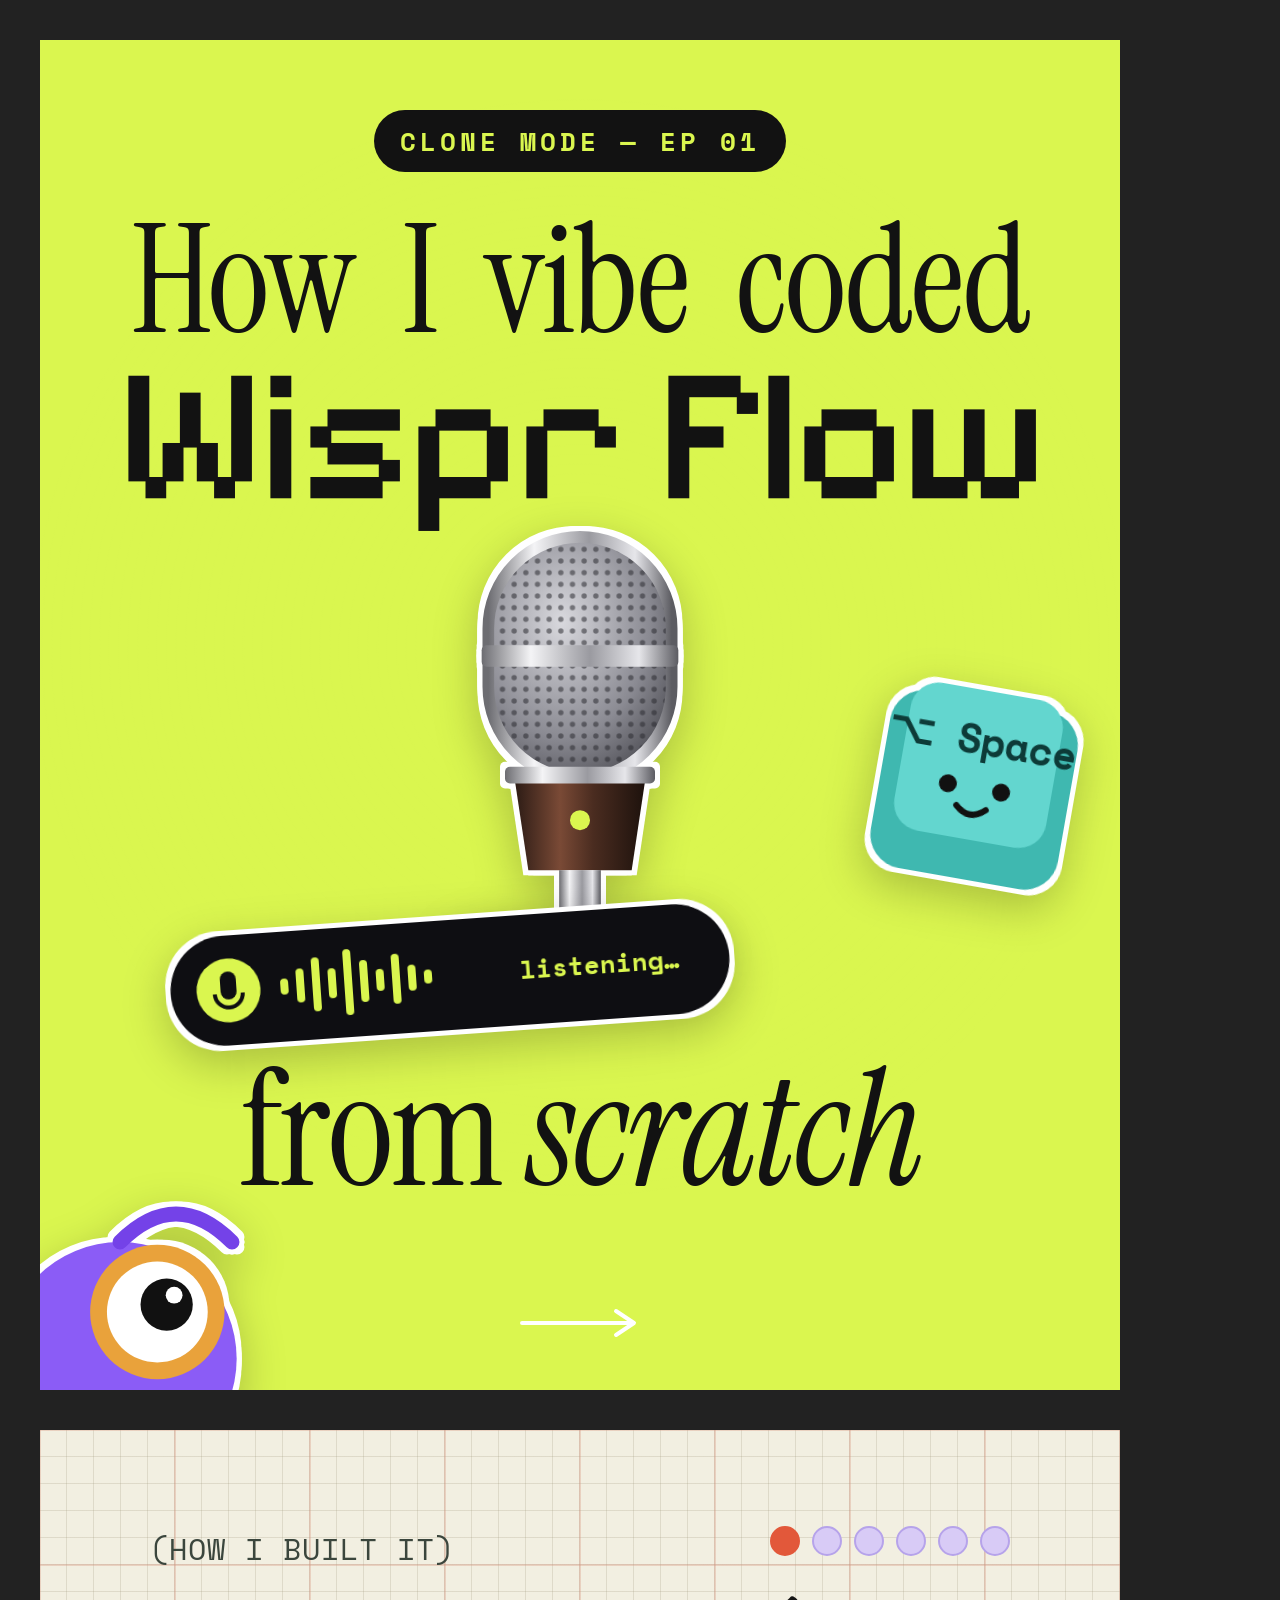
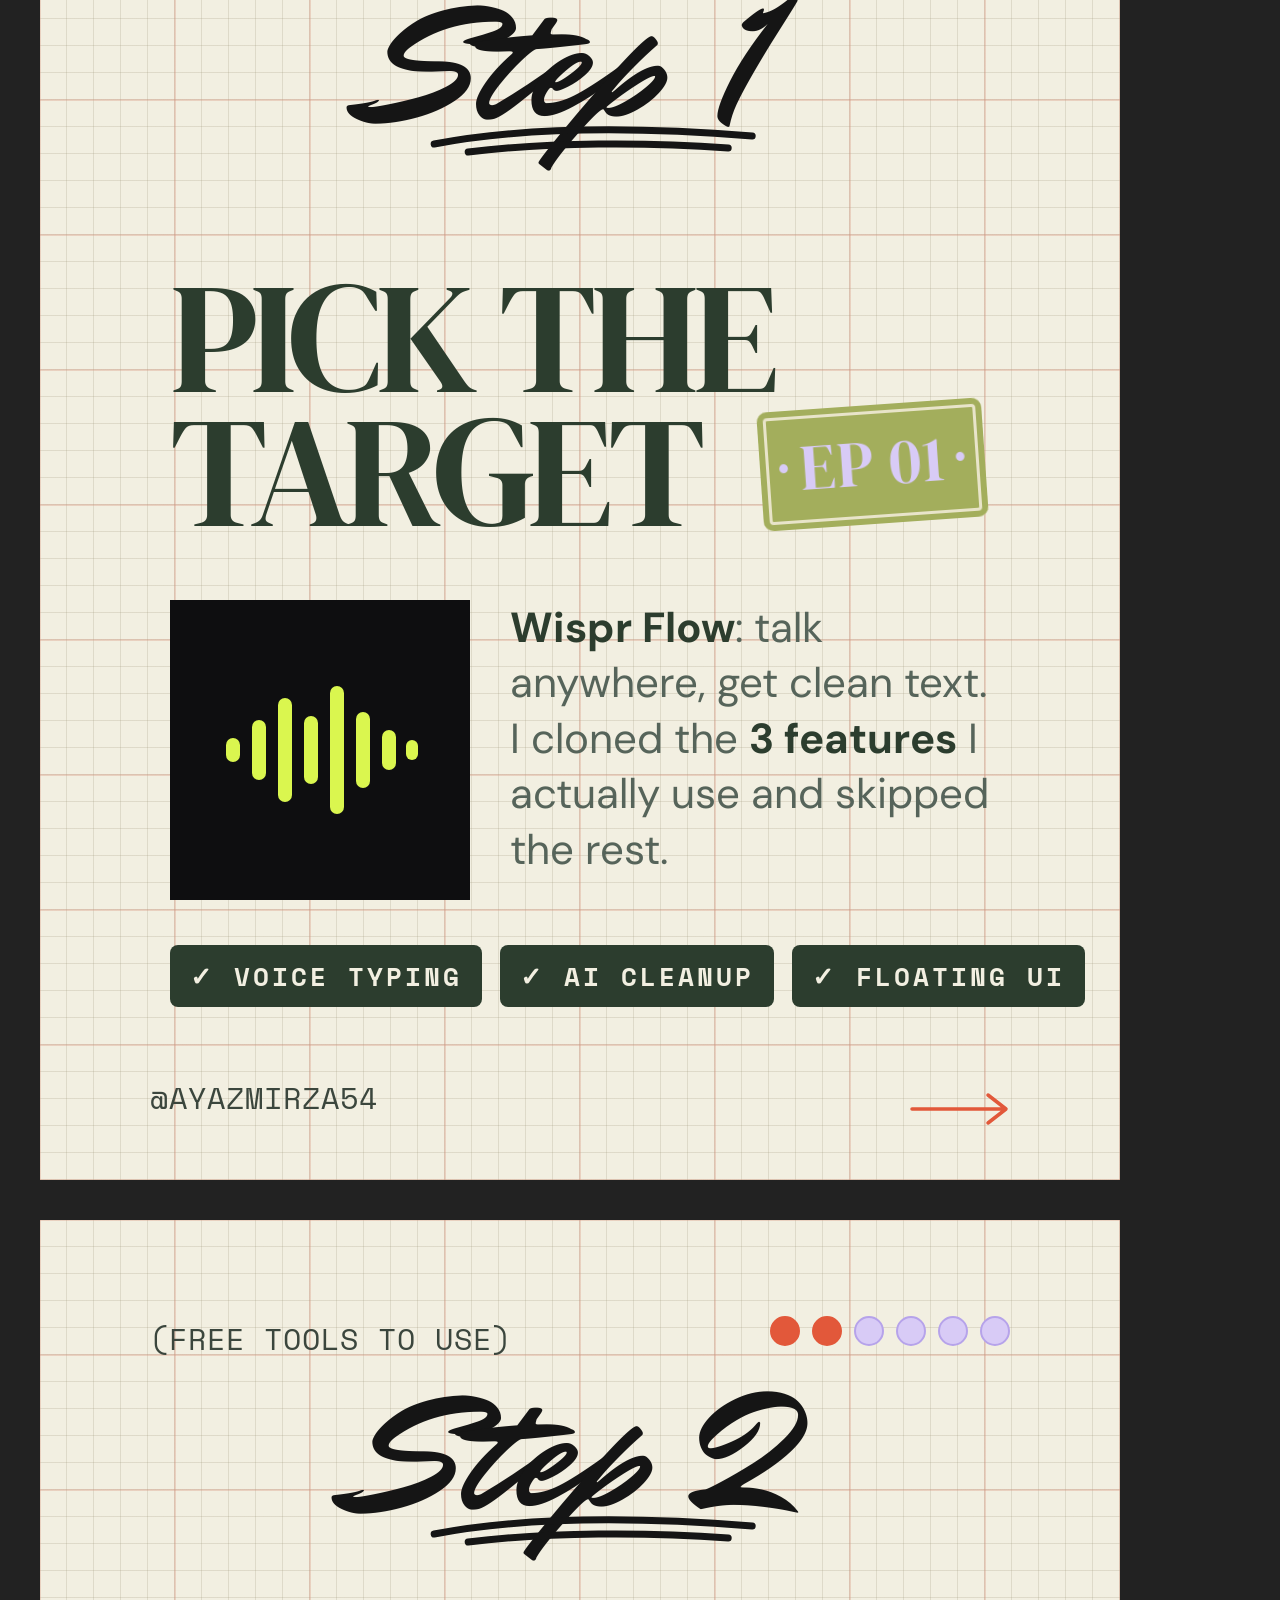
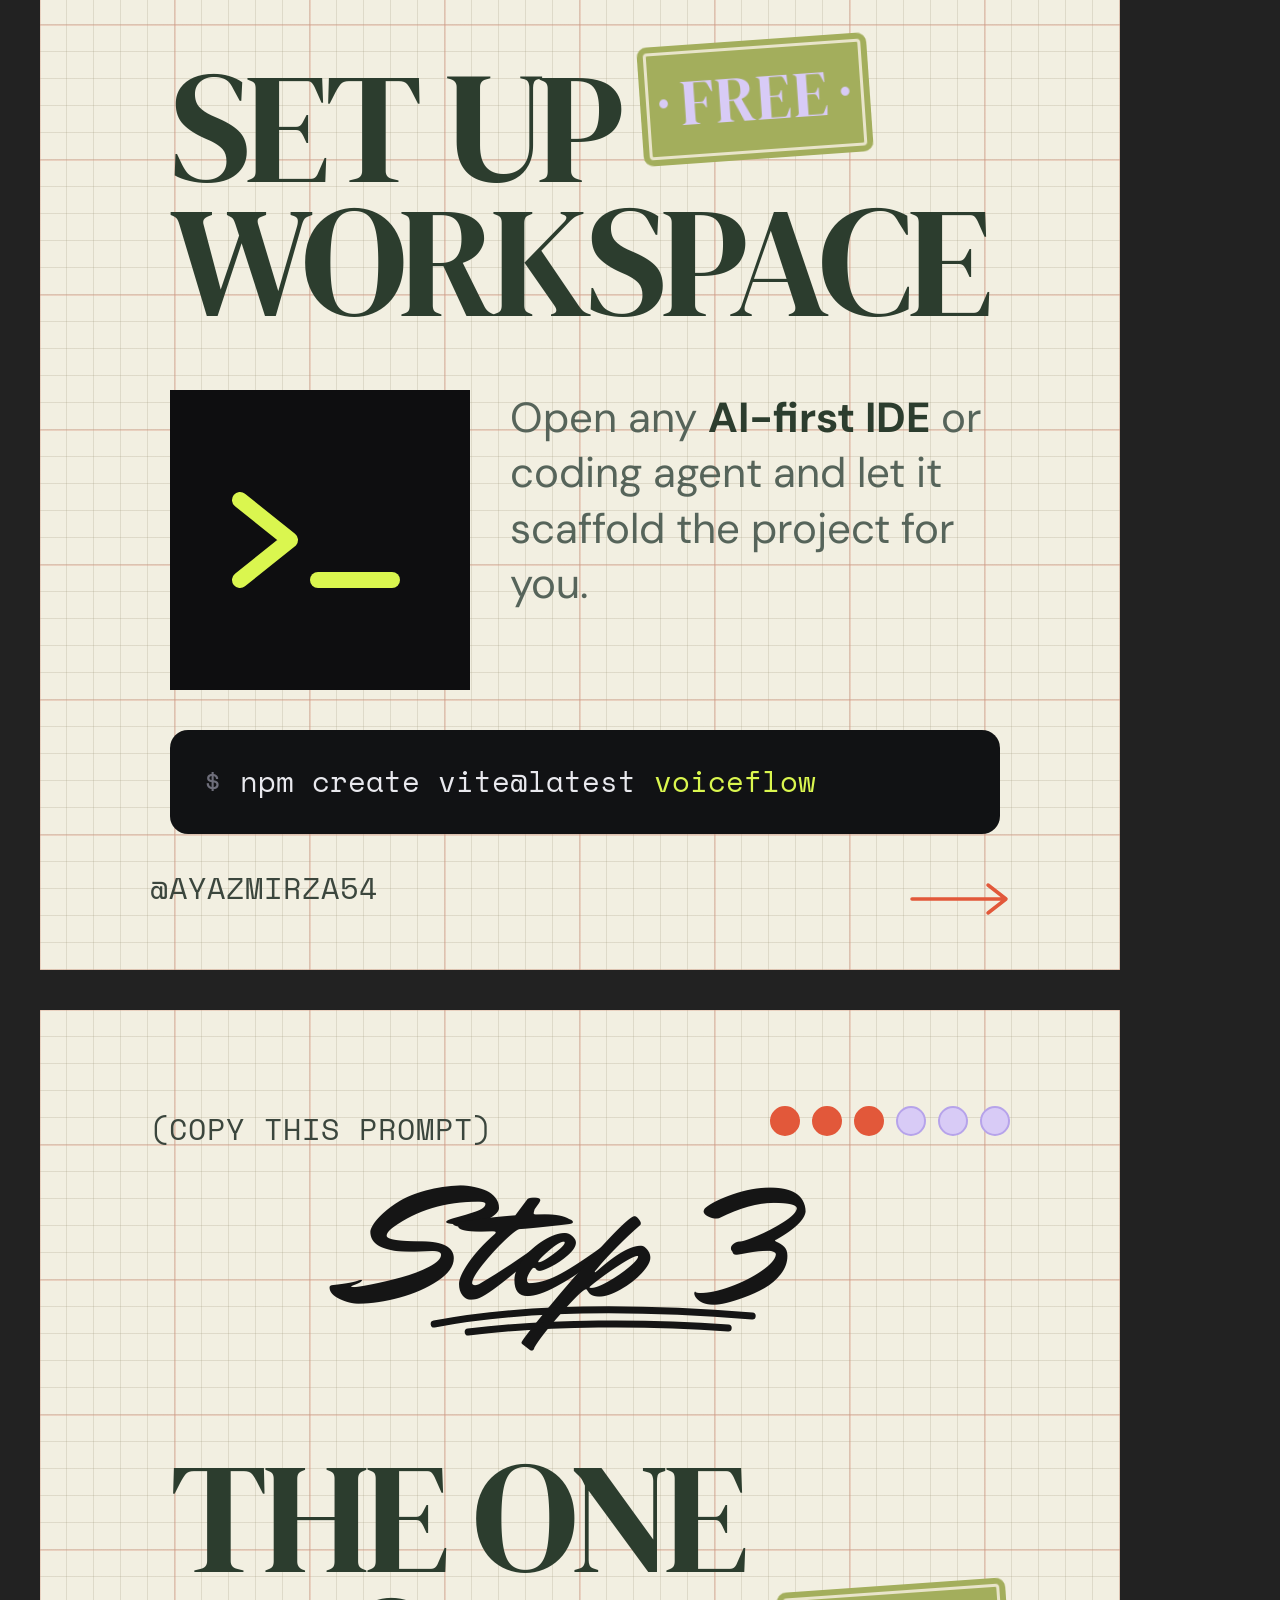
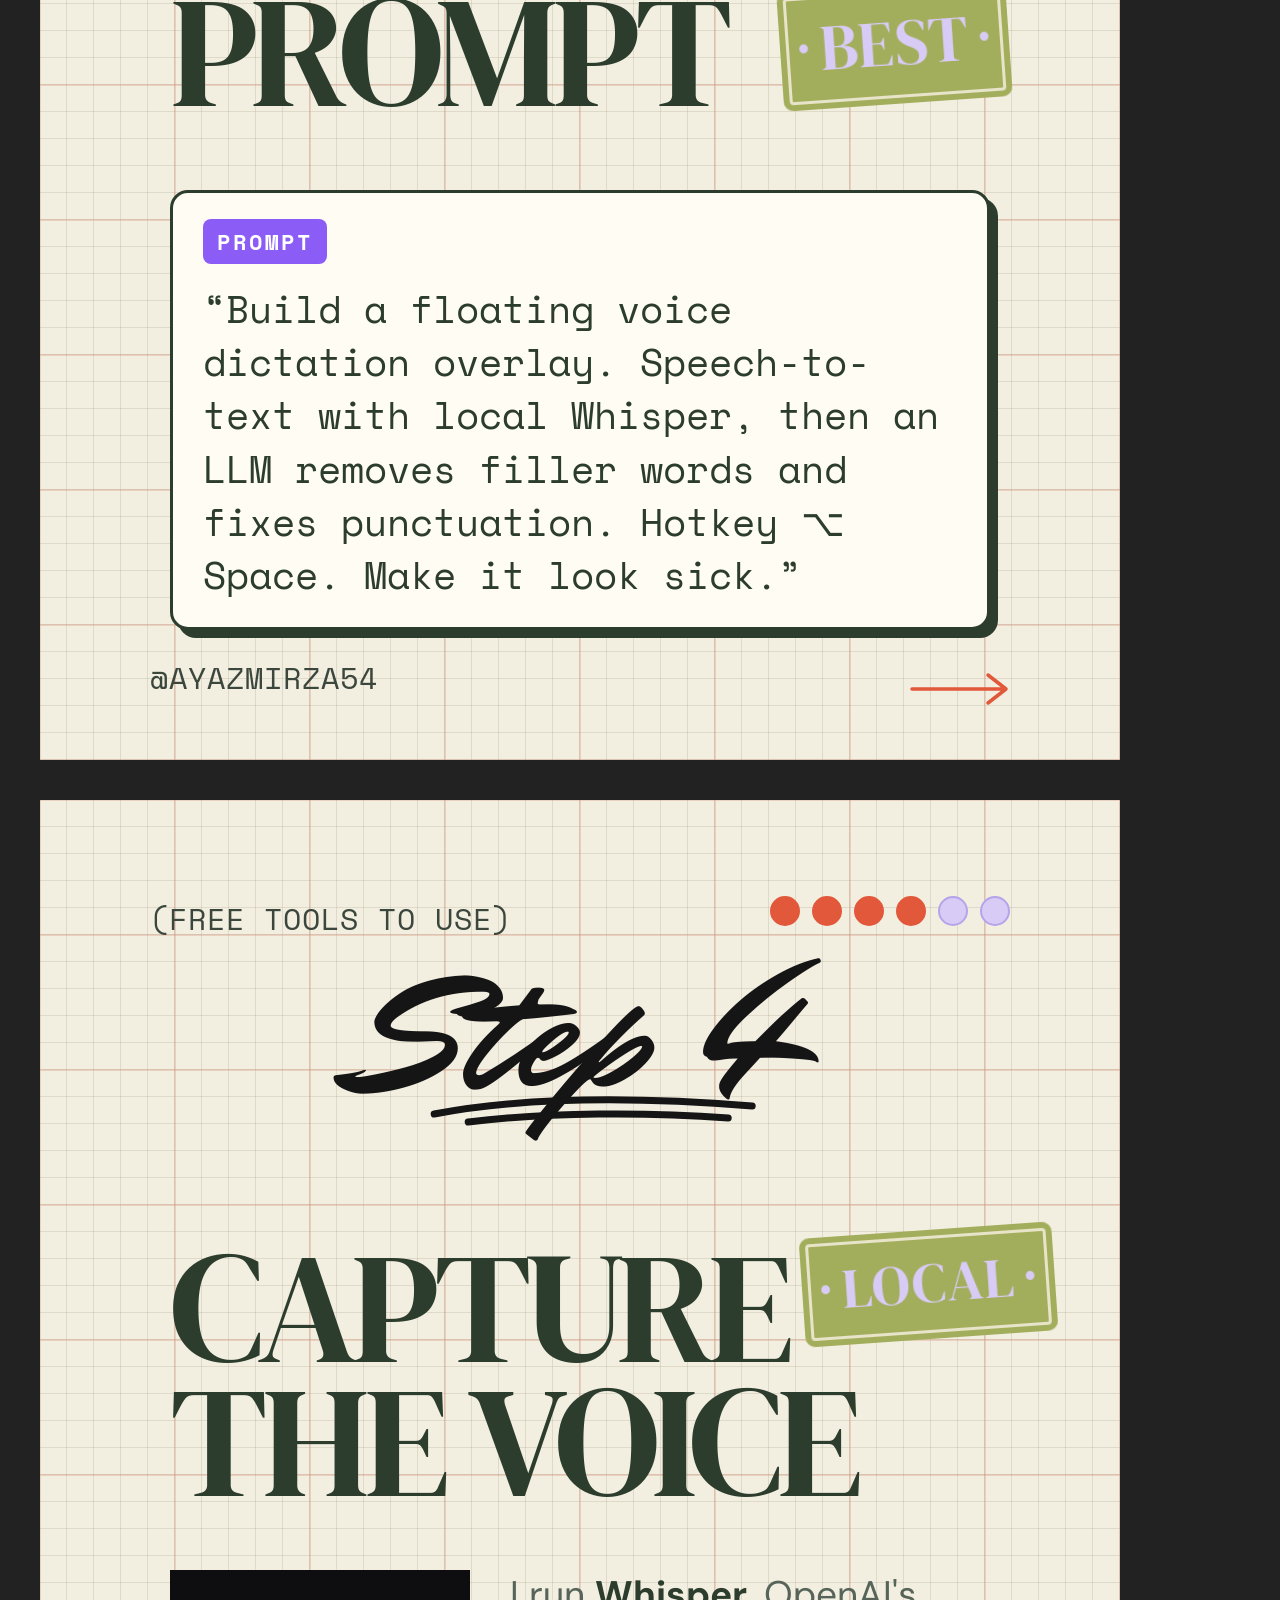
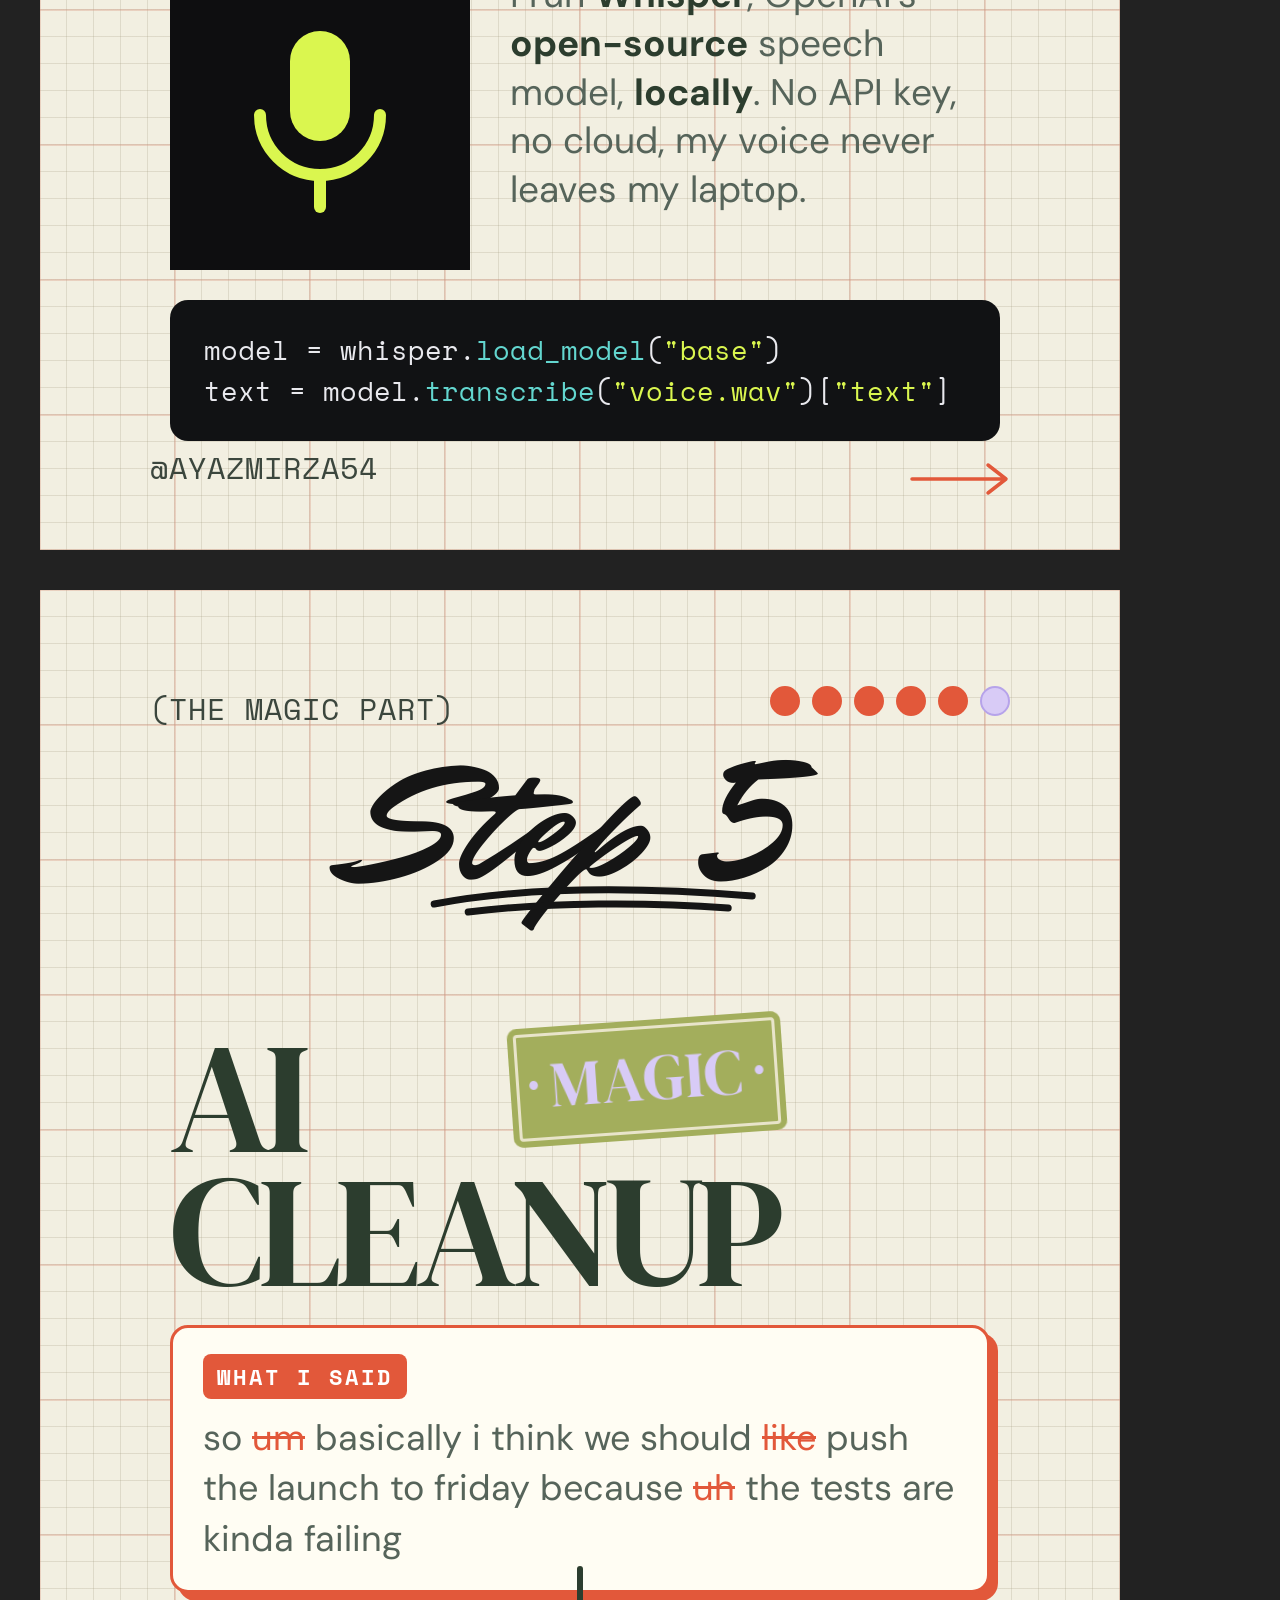
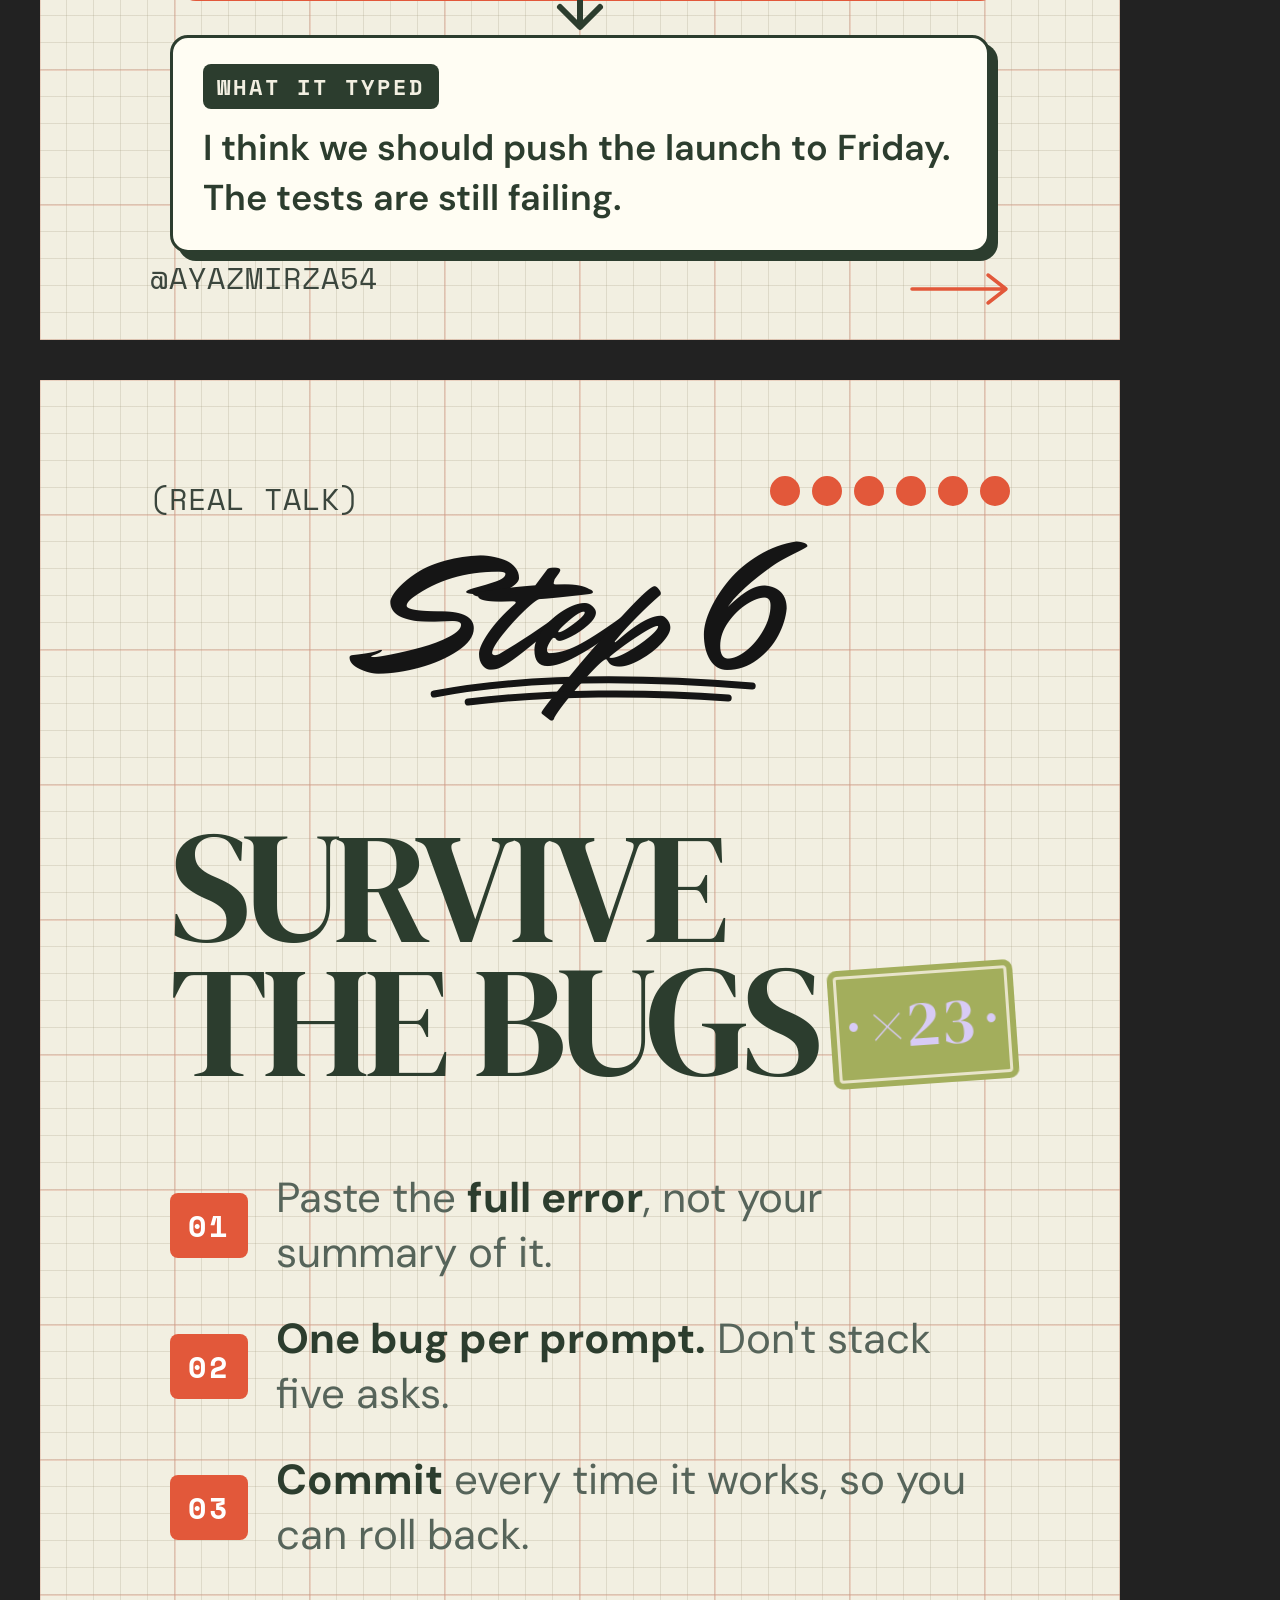
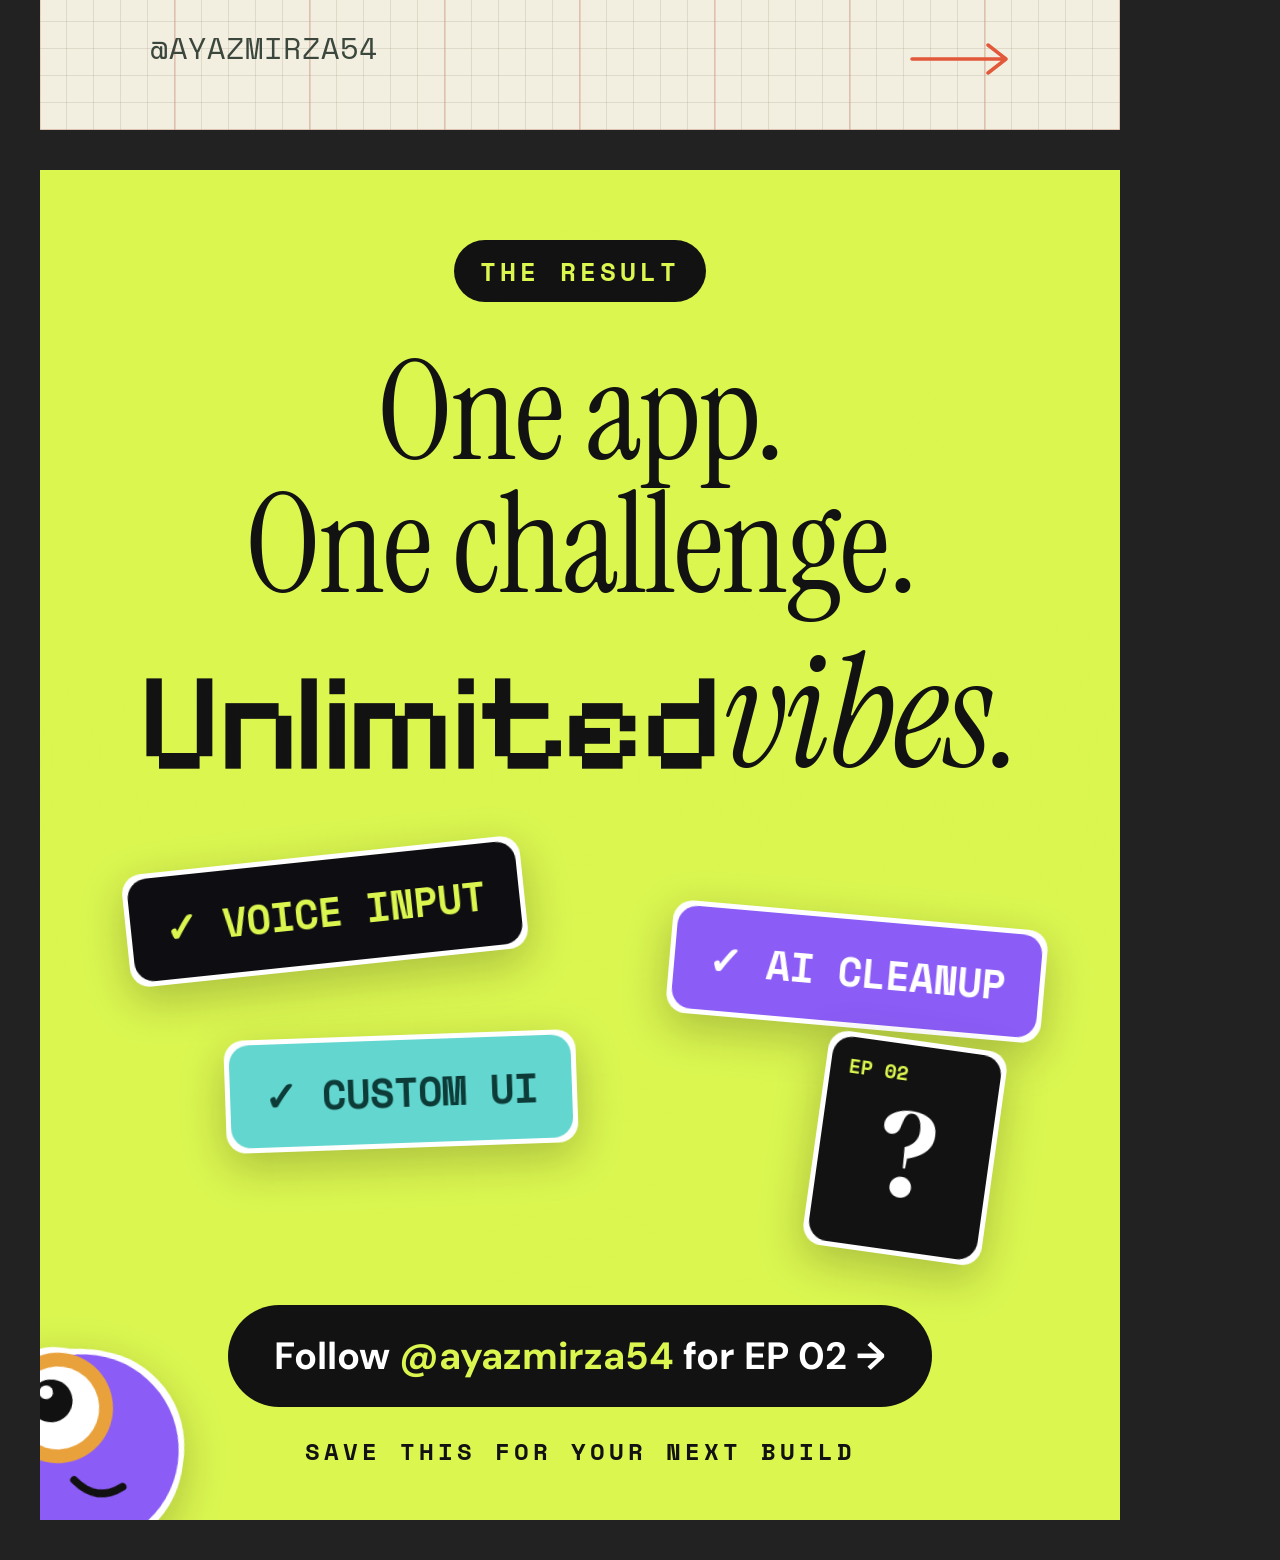
<file: carousel/carousel.html>
<!doctype html>
<html>
<head>
<meta charset="utf-8">
<title>Clone Mode EP01 Carousel</title>
<link rel="stylesheet" href="fonts.css">
<style>
  :root {
    --lime: #DAF64F; --ink: #121212; --paper: #F2EFE1; --forest: #2C3D2E; --sage: #56645A;
    --orange: #E2583A; --lavender: #D8CBF6; --lav-line: #B6A3EA; --olive: #A3AE5C; --purple: #8B5CF6; --teal: #63D6CF;
    --serif: 'Instrument Serif', serif; --display: 'DM Serif Display', serif; --script: 'Mr Dafoe', cursive;
    --pixel: 'Pixelify Sans', monospace; --mono: 'Space Mono', monospace; --sans: 'DM Sans', sans-serif;
    --sticker: drop-shadow(5px 0 0 #fff) drop-shadow(-5px 0 0 #fff) drop-shadow(0 5px 0 #fff) drop-shadow(0 -5px 0 #fff) drop-shadow(0 14px 22px rgba(0,0,0,.22));
  }
  * { box-sizing: border-box; margin: 0; padding: 0; }
  body { background: #222; display: flex; flex-wrap: wrap; gap: 40px; padding: 40px; }
  .slide { width: 1080px; height: 1350px; position: relative; overflow: hidden; flex: none; }
  .sticker { filter: var(--sticker); }

  /* ---------- lime pop style ---------- */
  .lime { background: var(--lime); color: var(--ink); }
  .lime .grain { position: absolute; inset: 0; opacity: .5; mix-blend-mode: multiply;
    background: radial-gradient(circle at 50% 45%, rgba(255,255,255,.45), transparent 60%); }
  .lime .kicker { position: absolute; top: 70px; left: 50%; transform: translateX(-50%); font: 700 26px var(--mono);
    letter-spacing: 4px; background: var(--ink); color: var(--lime); padding: 12px 26px; border-radius: 99px; white-space: nowrap; }
  .lime .serif { font-family: var(--serif); font-weight: 400; letter-spacing: -2px; line-height: .95; text-align: center; }
  .lime .pixel { font-family: var(--pixel); font-weight: 500; letter-spacing: -4px; line-height: .9; text-align: center; }
  .lime .swipe { position: absolute; bottom: 52px; left: 50%; transform: translateX(-50%); }

  /* ---------- graph-paper notebook style ---------- */
  .graph { background-color: var(--paper);
    background-image:
      linear-gradient(rgba(214,150,130,.35) 1.5px, transparent 1.5px), linear-gradient(90deg, rgba(214,150,130,.35) 1.5px, transparent 1.5px),
      linear-gradient(rgba(170,165,140,.28) 1px, transparent 1px), linear-gradient(90deg, rgba(170,165,140,.28) 1px, transparent 1px);
    background-size: 135px 135px, 135px 135px, 27px 27px, 27px 27px; background-position: -1px -1px; color: var(--forest); }
  .graph .label { position: absolute; top: 96px; left: 110px; font: 400 30px var(--mono); color: #3B463D; letter-spacing: 1px; }
  .graph .dots { position: absolute; top: 96px; right: 110px; display: flex; gap: 12px; }
  .graph .dots i { width: 30px; height: 30px; border-radius: 50%; background: var(--lavender); border: 2.5px solid var(--lav-line); display: block; }
  .graph .dots i.on { background: var(--orange); border-color: var(--orange); }
  .graph .step { position: absolute; top: 150px; left: 0; right: 0; text-align: center; font: 400 170px var(--script); color: #151515; line-height: 1; }
  .graph .step svg { position: absolute; left: 50%; top: 138px; transform: translateX(-46%); }
  .graph h2 { position: absolute; top: 440px; left: 130px; font: 400 156px/0.86 var(--display); letter-spacing: -6px; color: var(--forest); text-transform: uppercase; }
  .graph .stamp { position: absolute; transform: rotate(-4deg); background: var(--olive); color: var(--lavender);
    font: 400 64px var(--display); letter-spacing: 1px; padding: 14px 40px 18px; border-radius: 10px; box-shadow: inset 0 0 0 6px var(--olive), inset 0 0 0 9px #E8E4C9; }
  .graph .stamp::before, .graph .stamp::after { content: '·'; position: absolute; top: 50%; transform: translateY(-55%); font-size: 50px; color: var(--lavender); }
  .graph .stamp::before { left: 16px; } .graph .stamp::after { right: 16px; }
  .graph .body { position: absolute; top: 770px; left: 130px; right: 120px; display: flex; gap: 40px; align-items: flex-start; }
  .graph .tile { width: 300px; height: 300px; flex: none; background: #0E0E10; display: grid; place-items: center; }
  .graph p { font: 400 42px/1.32 var(--sans); color: var(--sage); }
  .graph p b { font-weight: 700; color: var(--forest); }
  .graph code, .graph .code { font-family: var(--mono); }
  .graph .handle { position: absolute; bottom: 60px; left: 110px; font: 400 30px var(--mono); color: #3B463D; letter-spacing: 1px; }
  .graph .arrow { position: absolute; bottom: 54px; right: 110px; }
  .codebox { background: #111214; color: #E9E9EE; border-radius: 18px; padding: 30px 34px; font: 400 29px/1.5 var(--mono); }
  .codebox .k { color: #B79CFF; } .codebox .s { color: var(--lime); } .codebox .c { color: #6E6E7A; } .codebox .f { color: #63D6CF; }
  .card { background: #fffdf3; border: 3px solid var(--forest); border-radius: 18px; padding: 26px 30px; box-shadow: 8px 8px 0 var(--forest); }
  .tag { display: inline-block; font: 700 22px var(--mono); letter-spacing: 3px; padding: 6px 14px; border-radius: 8px; }
</style>
</head>
<body>

<!-- ======================= 1. COVER (lime) ======================= -->
<section class="slide lime" id="s1">
  <div class="grain"></div>
  <div class="kicker">CLONE MODE — EP 01</div>
  <div class="serif" style="position:absolute;top:170px;left:0;right:0;font-size:150px;word-spacing:24px">How I vibe coded</div>
  <div class="pixel" style="position:absolute;top:310px;left:0;right:0;font-size:190px">Wispr Flow</div>

  <!-- vintage studio mic sticker -->
  <svg class="sticker" style="position:absolute;left:340px;top:480px" width="400" height="467" viewBox="0 0 480 560">
    <defs>
      <linearGradient id="chrome" x1="0" x2="1"><stop offset="0" stop-color="#6d6d72"/><stop offset=".25" stop-color="#f4f4f6"/><stop offset=".55" stop-color="#9a9aa0"/><stop offset=".8" stop-color="#e6e6ea"/><stop offset="1" stop-color="#5c5c62"/></linearGradient>
      <linearGradient id="body" x1="0" x2="1"><stop offset="0" stop-color="#2a1a14"/><stop offset=".35" stop-color="#7a4a36"/><stop offset=".6" stop-color="#4a2c20"/><stop offset="1" stop-color="#1c110c"/></linearGradient>
      <radialGradient id="grill" cx=".4" cy=".35" r=".8"><stop offset="0" stop-color="#d9d9de"/><stop offset=".6" stop-color="#8a8a92"/><stop offset="1" stop-color="#3e3e44"/></radialGradient>
      <pattern id="mesh" width="14" height="14" patternUnits="userSpaceOnUse"><circle cx="7" cy="7" r="3.2" fill="#2a2a30" opacity=".55"/></pattern>
    </defs>
    <rect x="130" y="20" width="220" height="290" rx="110" fill="url(#grill)"/>
    <rect x="130" y="20" width="220" height="290" rx="110" fill="url(#mesh)"/>
    <rect x="130" y="20" width="220" height="290" rx="110" fill="none" stroke="url(#chrome)" stroke-width="14"/>
    <rect x="122" y="150" width="236" height="26" rx="6" fill="url(#chrome)"/>
    <path d="M160 300 h160 l-18 120 h-124 z" fill="url(#body)"/>
    <rect x="150" y="296" width="180" height="20" rx="6" fill="url(#chrome)"/>
    <rect x="215" y="420" width="50" height="70" fill="url(#chrome)"/>
    <ellipse cx="240" cy="510" rx="150" ry="30" fill="url(#body)"/>
    <ellipse cx="240" cy="500" rx="150" ry="28" fill="url(#chrome)"/>
    <circle cx="240" cy="360" r="12" fill="#DAF64F"/>
  </svg>

  <!-- floating dictation pill sticker -->
  <svg class="sticker" style="position:absolute;left:130px;top:880px;transform:rotate(-4deg)" width="560" height="110" viewBox="0 0 560 110">
    <rect width="560" height="110" rx="55" fill="#0E0E12"/>
    <circle cx="58" cy="55" r="32" fill="#DAF64F"/>
    <rect x="50" y="36" width="16" height="28" rx="8" fill="#0E0E12"/><path d="M44 58 a14 14 0 0 0 28 0" stroke="#0E0E12" stroke-width="4" fill="none"/>
    <g fill="#DAF64F">
      <rect x="110" y="47" width="8" height="16" rx="4"/><rect x="126" y="38" width="8" height="34" rx="4"/><rect x="142" y="28" width="8" height="54" rx="4"/>
      <rect x="158" y="40" width="8" height="30" rx="4"/><rect x="174" y="22" width="8" height="66" rx="4"/><rect x="190" y="34" width="8" height="42" rx="4"/>
      <rect x="206" y="44" width="8" height="22" rx="4"/><rect x="222" y="30" width="8" height="50" rx="4"/><rect x="238" y="42" width="8" height="26" rx="4"/>
      <rect x="254" y="48" width="8" height="14" rx="4"/>
    </g>
    <text x="510" y="64" text-anchor="end" font-family="Space Mono" font-weight="700" font-size="26" fill="#DAF64F">listening…</text>
  </svg>

  <!-- purple eyeball character -->
  <svg class="sticker" style="position:absolute;left:-60px;top:1160px" width="280" height="280" viewBox="0 0 300 300">
    <circle cx="150" cy="170" r="125" fill="#8B5CF6"/>
    <path d="M150 45 q60 -60 120 0" stroke="#7442E8" stroke-width="16" fill="none" stroke-linecap="round"/>
    <circle cx="190" cy="120" r="72" fill="#E9A23B"/>
    <circle cx="190" cy="120" r="54" fill="#fff"/>
    <circle cx="200" cy="112" r="28" fill="#111"/><circle cx="208" cy="102" r="9" fill="#fff"/>
    <path d="M92 210 q30 26 64 0" stroke="#111" stroke-width="10" fill="none" stroke-linecap="round"/>
  </svg>

  <!-- keycap character -->
  <svg class="sticker" style="position:absolute;right:40px;top:640px;transform:rotate(10deg)" width="210" height="210" viewBox="0 0 210 210">
    <rect x="10" y="20" width="190" height="180" rx="34" fill="#3FB8B0"/>
    <rect x="28" y="10" width="154" height="150" rx="28" fill="#63D6CF"/>
    <text x="105" y="74" text-anchor="middle" font-family="Space Mono" font-weight="700" font-size="40" fill="#0d3b38">⌥ Space</text>
    <circle cx="78" cy="108" r="9" fill="#111"/><circle cx="132" cy="108" r="9" fill="#111"/>
    <path d="M90 128 q15 14 30 0" stroke="#111" stroke-width="6" fill="none" stroke-linecap="round"/>
  </svg>

  <div class="serif" style="position:absolute;top:1015px;left:0;right:0;font-size:160px">from <i>scratch</i></div>
  <svg class="swipe" width="120" height="30" viewBox="0 0 120 30"><path d="M2 15 H112 M96 3 L114 15 L96 27" stroke="#fff" stroke-width="4" fill="none" stroke-linecap="round" stroke-linejoin="round"/></svg>
</section>

<!-- ======================= 2. STEP 1 ======================= -->
<section class="slide graph" id="s2">
  <div class="label">(HOW I BUILT IT)</div>
  <div class="dots"><i class="on"></i><i></i><i></i><i></i><i></i><i></i></div>
  <div class="step">Step 1<svg width="330" height="40" viewBox="0 0 330 40"><path d="M6 26 C90 10 200 8 324 18 M40 34 C120 24 220 24 300 30" stroke="#151515" stroke-width="7" fill="none" stroke-linecap="round"/></svg></div>
  <h2>Pick the<br>target</h2>
  <div class="stamp" style="top:575px;left:720px">EP 01</div>
  <div class="body">
    <div class="tile">
      <svg width="200" height="140" viewBox="0 0 200 140"><g fill="#DAF64F">
        <rect x="6" y="58" width="14" height="24" rx="7"/><rect x="32" y="40" width="14" height="60" rx="7"/><rect x="58" y="18" width="14" height="104" rx="7"/>
        <rect x="84" y="36" width="14" height="68" rx="7"/><rect x="110" y="6" width="14" height="128" rx="7"/><rect x="136" y="32" width="14" height="76" rx="7"/>
        <rect x="162" y="50" width="14" height="40" rx="7"/><rect x="186" y="60" width="12" height="20" rx="6"/></g></svg>
    </div>
    <p><b>Wispr Flow</b>: talk anywhere, get clean text. I cloned the <b>3 features</b> I actually use and skipped the rest.</p>
  </div>
  <div style="position:absolute;top:1115px;left:130px;display:flex;gap:18px">
    <span class="tag" style="background:var(--forest);color:var(--paper);font-size:26px;padding:12px 20px">✓ VOICE TYPING</span>
    <span class="tag" style="background:var(--forest);color:var(--paper);font-size:26px;padding:12px 20px">✓ AI CLEANUP</span>
    <span class="tag" style="background:var(--forest);color:var(--paper);font-size:26px;padding:12px 20px">✓ FLOATING UI</span>
  </div>
  <div class="handle">@AYAZMIRZA54</div>
  <svg class="arrow" width="100" height="34" viewBox="0 0 100 34"><path d="M2 17 H94 M78 3 L96 17 L78 31" stroke="#E2583A" stroke-width="3.5" fill="none" stroke-linecap="round" stroke-linejoin="round"/></svg>
</section>

<!-- ======================= 3. STEP 2 ======================= -->
<section class="slide graph" id="s3">
  <div class="label">(FREE TOOLS TO USE)</div>
  <div class="dots"><i class="on"></i><i class="on"></i><i></i><i></i><i></i><i></i></div>
  <div class="step">Step 2<svg width="330" height="40" viewBox="0 0 330 40"><path d="M6 26 C90 10 200 8 324 18 M40 34 C120 24 220 24 300 30" stroke="#151515" stroke-width="7" fill="none" stroke-linecap="round"/></svg></div>
  <h2>Set up<br>workspace</h2>
  <div class="stamp" style="top:420px;left:600px">FREE</div>
  <div class="body">
    <div class="tile">
      <svg width="200" height="160" viewBox="0 0 200 160"><path d="M20 40 L70 80 L20 120" stroke="#DAF64F" stroke-width="16" fill="none" stroke-linecap="round" stroke-linejoin="round"/><rect x="90" y="112" width="90" height="16" rx="8" fill="#DAF64F"/></svg>
    </div>
    <p>Open any <b>AI-first IDE</b> or coding agent and let it scaffold the project for you.</p>
  </div>
  <div class="codebox" style="position:absolute;top:1110px;left:130px;right:120px">
    <span class="c">$</span> npm create vite@latest <span class="s">voiceflow</span>
  </div>
  <div class="handle">@AYAZMIRZA54</div>
  <svg class="arrow" width="100" height="34" viewBox="0 0 100 34"><path d="M2 17 H94 M78 3 L96 17 L78 31" stroke="#E2583A" stroke-width="3.5" fill="none" stroke-linecap="round" stroke-linejoin="round"/></svg>
</section>

<!-- ======================= 4. STEP 3 ======================= -->
<section class="slide graph" id="s4">
  <div class="label">(COPY THIS PROMPT)</div>
  <div class="dots"><i class="on"></i><i class="on"></i><i class="on"></i><i></i><i></i><i></i></div>
  <div class="step">Step 3<svg width="330" height="40" viewBox="0 0 330 40"><path d="M6 26 C90 10 200 8 324 18 M40 34 C120 24 220 24 300 30" stroke="#151515" stroke-width="7" fill="none" stroke-linecap="round"/></svg></div>
  <h2>The one<br>prompt</h2>
  <div class="stamp" style="top:575px;left:740px">BEST</div>
  <div class="card" style="position:absolute;top:780px;left:130px;right:130px">
    <div class="tag" style="background:var(--purple);color:#fff;margin-bottom:18px">PROMPT</div>
    <p style="font:400 38px/1.4 var(--mono);color:var(--forest)">“Build a floating voice dictation overlay. Speech-to-text with local Whisper, then an LLM removes filler words and fixes punctuation. Hotkey ⌥ Space. Make it look sick.”</p>
  </div>
  <div class="handle">@AYAZMIRZA54</div>
  <svg class="arrow" width="100" height="34" viewBox="0 0 100 34"><path d="M2 17 H94 M78 3 L96 17 L78 31" stroke="#E2583A" stroke-width="3.5" fill="none" stroke-linecap="round" stroke-linejoin="round"/></svg>
</section>

<!-- ======================= 5. STEP 4 ======================= -->
<section class="slide graph" id="s5">
  <div class="label">(FREE TOOLS TO USE)</div>
  <div class="dots"><i class="on"></i><i class="on"></i><i class="on"></i><i class="on"></i><i></i><i></i></div>
  <div class="step">Step 4<svg width="330" height="40" viewBox="0 0 330 40"><path d="M6 26 C90 10 200 8 324 18 M40 34 C120 24 220 24 300 30" stroke="#151515" stroke-width="7" fill="none" stroke-linecap="round"/></svg></div>
  <h2>Capture<br>the voice</h2>
  <div class="stamp" style="top:430px;left:762px;font-size:56px">LOCAL</div>
  <div class="body">
    <div class="tile">
      <svg width="150" height="190" viewBox="0 0 150 190"><rect x="45" y="6" width="60" height="110" rx="30" fill="#DAF64F"/><path d="M15 90 a60 60 0 0 0 120 0" stroke="#DAF64F" stroke-width="12" fill="none" stroke-linecap="round"/><path d="M75 150 V182" stroke="#DAF64F" stroke-width="12" stroke-linecap="round"/></svg>
    </div>
    <p style="font-size:37px">I run <b>Whisper</b>, OpenAI's <b>open-source</b> speech model, <b>locally</b>. No API key, no cloud, my voice never leaves my laptop.</p>
  </div>
  <div class="codebox" style="position:absolute;top:1100px;left:130px;right:120px;font-size:27px">
    model = whisper.<span class="f">load_model</span>(<span class="s">"base"</span>)<br>
    text = model.<span class="f">transcribe</span>(<span class="s">"voice.wav"</span>)[<span class="s">"text"</span>]
  </div>
  <div class="handle">@AYAZMIRZA54</div>
  <svg class="arrow" width="100" height="34" viewBox="0 0 100 34"><path d="M2 17 H94 M78 3 L96 17 L78 31" stroke="#E2583A" stroke-width="3.5" fill="none" stroke-linecap="round" stroke-linejoin="round"/></svg>
</section>

<!-- ======================= 6. STEP 5 ======================= -->
<section class="slide graph" id="s6">
  <div class="label">(THE MAGIC PART)</div>
  <div class="dots"><i class="on"></i><i class="on"></i><i class="on"></i><i class="on"></i><i class="on"></i><i></i></div>
  <div class="step">Step 5<svg width="330" height="40" viewBox="0 0 330 40"><path d="M6 26 C90 10 200 8 324 18 M40 34 C120 24 220 24 300 30" stroke="#151515" stroke-width="7" fill="none" stroke-linecap="round"/></svg></div>
  <h2>AI<br>cleanup</h2>
  <div class="stamp" style="top:430px;left:470px">MAGIC</div>
  <div class="card" style="position:absolute;top:735px;left:130px;right:130px;box-shadow:8px 8px 0 var(--orange);border-color:var(--orange)">
    <div class="tag" style="background:var(--orange);color:#fff;margin-bottom:14px">WHAT I SAID</div>
    <p style="font-size:36px;line-height:1.4">so <s style="color:var(--orange)">um</s> basically i think we should <s style="color:var(--orange)">like</s> push the launch to friday because <s style="color:var(--orange)">uh</s> the tests are kinda failing</p>
  </div>
  <svg style="position:absolute;top:975px;left:510px" width="60" height="70" viewBox="0 0 60 70"><path d="M30 4 V60 M10 42 L30 62 L50 42" stroke="#2C3D2E" stroke-width="6" fill="none" stroke-linecap="round" stroke-linejoin="round"/></svg>
  <div class="card" style="position:absolute;top:1045px;left:130px;right:130px">
    <div class="tag" style="background:var(--forest);color:var(--paper);margin-bottom:14px">WHAT IT TYPED</div>
    <p style="font-size:36px;line-height:1.4;color:var(--forest);font-weight:600">I think we should push the launch to Friday. The tests are still failing.</p>
  </div>
  <div class="handle" style="bottom:40px">@AYAZMIRZA54</div>
  <svg class="arrow" style="bottom:34px" width="100" height="34" viewBox="0 0 100 34"><path d="M2 17 H94 M78 3 L96 17 L78 31" stroke="#E2583A" stroke-width="3.5" fill="none" stroke-linecap="round" stroke-linejoin="round"/></svg>
</section>

<!-- ======================= 7. STEP 6 ======================= -->
<section class="slide graph" id="s7">
  <div class="label">(REAL TALK)</div>
  <div class="dots"><i class="on"></i><i class="on"></i><i class="on"></i><i class="on"></i><i class="on"></i><i class="on"></i></div>
  <div class="step">Step 6<svg width="330" height="40" viewBox="0 0 330 40"><path d="M6 26 C90 10 200 8 324 18 M40 34 C120 24 220 24 300 30" stroke="#151515" stroke-width="7" fill="none" stroke-linecap="round"/></svg></div>
  <h2>Survive<br>the bugs</h2>
  <div class="stamp" style="top:585px;left:790px">×23</div>
  <div style="position:absolute;top:790px;left:130px;right:130px;display:flex;flex-direction:column;gap:30px">
    <div style="display:flex;gap:28px;align-items:center"><span class="tag" style="background:var(--orange);color:#fff;font-size:30px;padding:10px 18px">01</span><p>Paste the <b>full error</b>, not your summary of it.</p></div>
    <div style="display:flex;gap:28px;align-items:center"><span class="tag" style="background:var(--orange);color:#fff;font-size:30px;padding:10px 18px">02</span><p><b>One bug per prompt.</b> Don't stack five asks.</p></div>
    <div style="display:flex;gap:28px;align-items:center"><span class="tag" style="background:var(--orange);color:#fff;font-size:30px;padding:10px 18px">03</span><p><b>Commit</b> every time it works, so you can roll back.</p></div>
  </div>
  <div class="handle">@AYAZMIRZA54</div>
  <svg class="arrow" width="100" height="34" viewBox="0 0 100 34"><path d="M2 17 H94 M78 3 L96 17 L78 31" stroke="#E2583A" stroke-width="3.5" fill="none" stroke-linecap="round" stroke-linejoin="round"/></svg>
</section>

<!-- ======================= 8. RESULT + CTA (lime) ======================= -->
<section class="slide lime" id="s8">
  <div class="grain"></div>
  <div class="kicker">THE RESULT</div>
  <div class="serif" style="position:absolute;top:175px;left:0;right:0;font-size:140px">One app.<br>One challenge.</div>
  <div style="position:absolute;top:470px;left:0;right:0;text-align:center">
    <span class="pixel" style="font-size:140px">Unlimited</span>
    <span class="serif" style="font-size:156px"><i>vibes.</i></span>
  </div>

  <div class="sticker" style="position:absolute;top:690px;left:90px;transform:rotate(-6deg);background:#0E0E12;color:var(--lime);font:700 40px var(--mono);padding:22px 34px;border-radius:20px">✓ VOICE INPUT</div>
  <div class="sticker" style="position:absolute;top:750px;right:80px;transform:rotate(5deg);background:var(--purple);color:#fff;font:700 40px var(--mono);padding:22px 34px;border-radius:20px">✓ AI CLEANUP</div>
  <div class="sticker" style="position:absolute;top:870px;left:190px;transform:rotate(-2deg);background:#63D6CF;color:#0d3b38;font:700 40px var(--mono);padding:22px 34px;border-radius:20px">✓ CUSTOM UI</div>

  <!-- EP 02 mystery card -->
  <svg class="sticker" style="position:absolute;right:130px;top:875px;transform:rotate(8deg)" width="170" height="206" viewBox="0 0 190 230">
    <rect width="190" height="230" rx="22" fill="#121212"/>
    <text x="20" y="40" font-family="Space Mono" font-weight="700" font-size="22" fill="#DAF64F">EP 02</text>
    <text x="95" y="170" text-anchor="middle" font-family="DM Serif Display" font-size="140" fill="#fff">?</text>
  </svg>

  <!-- purple eyeball character -->
  <svg class="sticker" style="position:absolute;left:-70px;top:1150px;transform:scaleX(-1) rotate(-8deg)" width="230" height="230" viewBox="0 0 300 300">
    <circle cx="150" cy="170" r="125" fill="#8B5CF6"/>
    <circle cx="190" cy="120" r="72" fill="#E9A23B"/>
    <circle cx="190" cy="120" r="54" fill="#fff"/>
    <circle cx="200" cy="112" r="28" fill="#111"/><circle cx="208" cy="102" r="9" fill="#fff"/>
    <path d="M92 210 q30 26 64 0" stroke="#111" stroke-width="10" fill="none" stroke-linecap="round"/>
  </svg>

  <div style="position:absolute;top:1135px;left:0;right:0;text-align:center">
    <div style="display:inline-block;background:var(--ink);color:#fff;font:700 38px var(--sans);padding:26px 46px;border-radius:99px">Follow <span style="color:var(--lime)">@ayazmirza54</span> for EP 02 →</div>
    <div style="font:700 24px var(--mono);letter-spacing:4px;margin-top:26px">SAVE THIS FOR YOUR NEXT BUILD</div>
  </div>
</section>

</body>
</html>
</file>
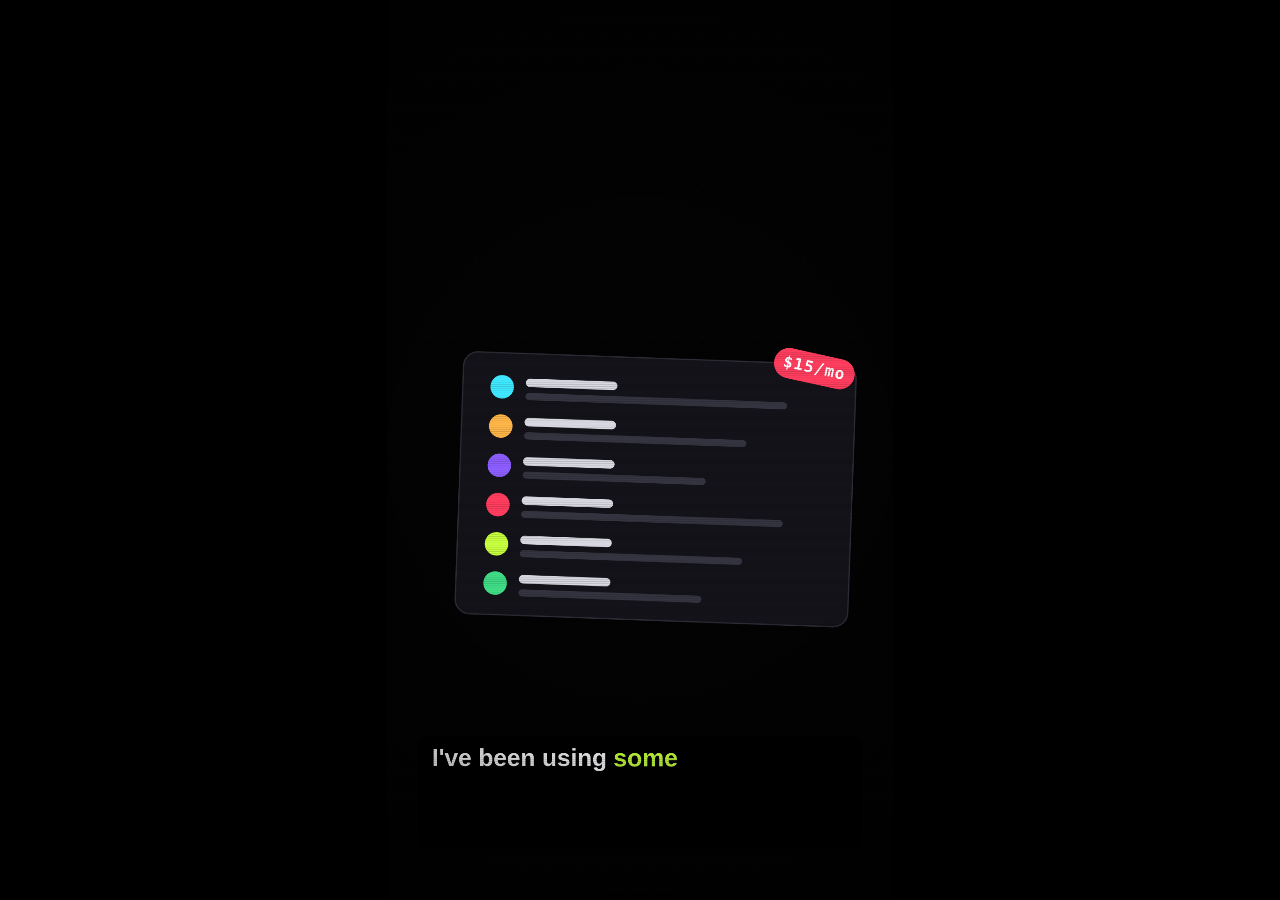
<file: reel/scene.html>
<!doctype html>
<html>
<head>
<meta charset="utf-8">
<title>Clone Mode EP01</title>
<style>
  html, body { margin: 0; background: #000; }
  canvas { display: block; margin: 0 auto; height: 100vh; aspect-ratio: 9 / 16; }
</style>
</head>
<body>
<canvas id="c" width="1080" height="1920"></canvas>
<script src="timeline.js"></script>
<script>
// Every frame is a pure function of t (seconds): renderFrame(t) draws it.
// Open this file in a browser to preview (?t=12 freezes on a frame,
// ?captions=0 hides the burned-in captions).
const cv = document.getElementById('c'), ctx = cv.getContext('2d');
const W = 1080, H = 1920, CX = W / 2, CY = H / 2;
const params = new URLSearchParams(location.search);
const SHOW_CAPTIONS = params.get('captions') !== '0';
const BEAT = 60 / TL.bpm;

const C = {
  fg: '#F4F4F6', dim: '#7A7A86', faint: '#2A2A33', panel: '#0B0B10', line: '#1D1D26',
  acc: '#C6FF3D', acc2: '#8B5CFF', red: '#FF3B5C', cyan: '#3DE8FF', amber: '#FFB547', green: '#3DDC84',
};
const SANS = '"Inter Display", "Inter", sans-serif';
const MONO = '"JetBrains Mono", "DejaVu Sans Mono", monospace';

// ---------- math ----------
const clamp = (x, a = 0, b = 1) => x < a ? a : x > b ? b : x;
const lerp = (a, b, k) => a + (b - a) * k;
const p = (t, a, b) => clamp((t - a) / (b - a));
const eOutExpo = x => x >= 1 ? 1 : 1 - Math.pow(2, -10 * x);
const eOutCubic = x => 1 - Math.pow(1 - x, 3);
const eInOut = x => x < .5 ? 4 * x * x * x : 1 - Math.pow(-2 * x + 2, 3) / 2;
const eOutBack = x => { const c1 = 1.70158, c3 = c1 + 1; return 1 + c3 * Math.pow(x - 1, 3) + c1 * Math.pow(x - 1, 2); };
const hash = n => { const s = Math.sin(n * 127.1 + 311.7) * 43758.5453; return s - Math.floor(s); };
const noise = x => { const i = Math.floor(x), f = x - i, u = f * f * (3 - 2 * f); return lerp(hash(i), hash(i + 1), u); };
// visible between a and b with fade-in fi and fade-out fo
const win = (t, a, b, fi = .2, fo = .2) => Math.min(p(t, a, a + fi), 1 - p(t, b - fo, b));
const frameSeed = t => Math.floor(t * 30);

function kickEnv(t) {
  for (const [a, b] of TL.kickSections) if (t >= a && t < b) return Math.exp(-((t - a) % BEAT) * 9);
  return 0;
}
function impactEnv(t) {
  let v = 0;
  for (const [it, s] of TL.impacts) if (t >= it) v = Math.max(v, s * Math.exp(-(t - it) * 6));
  return v;
}
function glitchAmt(t) {
  let v = 0;
  for (const tt of TL.transitions) { const d = Math.abs(t - tt); if (d < .12) v = Math.max(v, 1 - d / .12); }
  return v;
}

// ---------- drawing helpers ----------
function rr(x, y, w, h, r) { ctx.beginPath(); ctx.roundRect(x, y, w, h, r); }
function setFont(size, weight = 800, fam = SANS, ls = 0) {
  ctx.font = `${weight} ${size}px ${fam}`; ctx.letterSpacing = ls + 'px';
}
function tw(s, size, weight = 800, fam = SANS, ls = 0) {
  ctx.save(); setFont(size, weight, fam, ls); const w = ctx.measureText(s).width; ctx.restore(); return w;
}
function txt(s, x, y, o = {}) {
  let { size = 60, weight = 800, fam = SANS, color = C.fg, align = 'center', base = 'middle',
        alpha = 1, ls = 0, glow = 0, glowColor = null, maxW = 0, stroke = 0 } = o;
  if (maxW) { const w = tw(s, size, weight, fam, ls); if (w > maxW) size *= maxW / w; }
  ctx.save();
  ctx.globalAlpha *= alpha;
  setFont(size, weight, fam, ls);
  ctx.textAlign = align; ctx.textBaseline = base;
  if (glow) { ctx.shadowColor = glowColor || color; ctx.shadowBlur = glow; }
  if (stroke) { ctx.lineWidth = stroke; ctx.strokeStyle = color; ctx.strokeText(s, x, y); }
  else { ctx.fillStyle = color; ctx.fillText(s, x, y); }
  ctx.restore();
}
// Kinetic slam: scales down from big, shakes, RGB-splits on impact.
function slam(s, x, y, t, t0, o = {}) {
  const d = t - t0; if (d < 0) return;
  const k = eOutExpo(clamp(d / .22));
  const sc = lerp(o.from || 2.4, 1, k);
  const shake = Math.exp(-d * 10) * (o.shake ?? 20);
  const sx = (hash(frameSeed(t)) - .5) * shake, sy = (hash(frameSeed(t) + 9) - .5) * shake;
  ctx.save();
  ctx.translate(x + sx, y + sy); ctx.scale(sc, sc);
  ctx.globalAlpha *= clamp(d / .06) * (o.alpha ?? 1);
  const split = Math.exp(-d * 7) * 14;
  if (split > .6) {
    ctx.globalCompositeOperation = 'lighter';
    txt(s, -split, 0, { ...o, color: '#ff1f4f', alpha: .85, glow: 0 });
    txt(s, split, 0, { ...o, color: '#1fe3ff', alpha: .85, glow: 0 });
    ctx.globalCompositeOperation = 'source-over';
  }
  txt(s, 0, 0, { ...o, alpha: 1 });
  ctx.restore();
}
function glow(x, y, r, color, a) {
  const g = ctx.createRadialGradient(x, y, 0, x, y, r);
  g.addColorStop(0, color); g.addColorStop(1, 'rgba(0,0,0,0)');
  ctx.save(); ctx.globalAlpha *= a; ctx.fillStyle = g; ctx.fillRect(x - r, y - r, r * 2, r * 2); ctx.restore();
}
function bgDots(t, a = 1) {
  ctx.save(); ctx.fillStyle = `rgba(255,255,255,${.07 * a})`;
  const s = 54, oy = (t * 14) % s;
  for (let y = -s; y < H + s; y += s) for (let x = 27; x < W; x += s) ctx.fillRect(x - 1.5, y + oy - 1.5, 3, 3);
  ctx.restore();
}
function particles(t, a = 1, color = C.acc) {
  ctx.save(); ctx.fillStyle = color;
  for (let i = 0; i < 50; i++) {
    const sp = 30 + hash(i * 3) * 80;
    const x = hash(i) * W + Math.sin(t * .7 + i) * 20;
    const y = (hash(i * 7) * H - t * sp) % H; const yy = y < 0 ? y + H : y;
    ctx.globalAlpha = a * (.15 + .5 * hash(i * 11)) * (.6 + .4 * Math.sin(t * 3 + i));
    const r = 1 + hash(i * 5) * 2.5;
    ctx.fillRect(x, yy, r, r);
  }
  ctx.restore();
}
function chip(s, x, y, o = {}) {
  const { size = 26, bg = C.acc, color = '#000', align = 'center', alpha = 1, pad = 20, border = null } = o;
  const w = tw(s, size, 800, MONO, 2) + pad * 2, h = size * 1.9;
  const x0 = align === 'center' ? x - w / 2 : align === 'right' ? x - w : x;
  ctx.save(); ctx.globalAlpha *= alpha;
  rr(x0, y - h / 2, w, h, h / 2);
  if (bg) { ctx.fillStyle = bg; ctx.fill(); }
  if (border) { ctx.strokeStyle = border; ctx.lineWidth = 2.5; ctx.stroke(); }
  txt(s, x0 + w / 2, y + 1, { size, weight: 800, fam: MONO, color, ls: 2 });
  ctx.restore();
  return w;
}
function windowFrame(x, y, w, h, title, o = {}) {
  ctx.save();
  ctx.shadowColor = o.shadow || 'rgba(0,0,0,.9)'; ctx.shadowBlur = 70;
  rr(x, y, w, h, 26); ctx.fillStyle = o.bg || '#0A0A0E'; ctx.fill();
  ctx.restore();
  rr(x, y, w, h, 26); ctx.strokeStyle = o.border || '#262630'; ctx.lineWidth = 2.5; ctx.stroke();
  [C.red, C.amber, C.green].forEach((c, i) => { ctx.beginPath(); ctx.arc(x + 40 + i * 32, y + 38, 9, 0, 7); ctx.fillStyle = c; ctx.fill(); });
  if (title) txt(title, x + w / 2, y + 39, { size: 24, weight: 500, fam: MONO, color: C.dim });
  ctx.fillStyle = '#1A1A22'; ctx.fillRect(x, y + 76, w, 2);
}
function caret(x, y, h, t, color = C.acc) {
  if (Math.floor(t * 3.2) % 2 === 0) { ctx.fillStyle = color; ctx.fillRect(x + 4, y - h / 2, 4, h); }
}
// wrap words into lines; returns [{w, x, line}] relative to a left edge
function layoutWords(words, size, weight, fam, maxW, ls = 0) {
  ctx.save(); setFont(size, weight, fam, ls);
  const space = ctx.measureText(' ').width; const out = []; let x = 0, line = 0;
  for (const w of words) {
    const ww = ctx.measureText(w).width;
    if (x > 0 && x + ww > maxW) { x = 0; line++; }
    out.push({ w, x, line, ww }); x += ww + space;
  }
  ctx.restore();
  return out;
}

// ---------- mock app UIs (generic, drawn in a 600x400 box) ----------
function mockBase(bg = '#101016') { rr(0, 0, 600, 400, 22); ctx.fillStyle = bg; ctx.fill(); ctx.strokeStyle = '#2a2a35'; ctx.lineWidth = 2; ctx.stroke(); }
function bars(x, y, w, h, c = '#2a2a35') { rr(x, y, w, h, h / 2); ctx.fillStyle = c; ctx.fill(); }
function mockVoice(t) {
  mockBase();
  for (let i = 0; i < 5; i++) bars(50, 50 + i * 34, [470, 420, 500, 300, 380][i], 14);
  rr(110, 260, 380, 84, 42); ctx.fillStyle = '#000'; ctx.fill(); ctx.strokeStyle = C.acc; ctx.lineWidth = 3; ctx.stroke();
  ctx.beginPath(); ctx.arc(160, 302, 22, 0, 7); ctx.fillStyle = C.acc; ctx.fill();
  for (let i = 0; i < 22; i++) {
    const h = 8 + 40 * noise(i * .6 + t * 8) * Math.sin((i / 21) * Math.PI);
    ctx.fillStyle = C.acc; ctx.fillRect(205 + i * 12, 302 - h / 2, 6, h);
  }
}
function mockLauncher(t) {
  mockBase('#14141b');
  rr(30, 26, 540, 64, 16); ctx.fillStyle = '#1d1d26'; ctx.fill();
  ctx.beginPath(); ctx.arc(66, 58, 12, 0, 7); ctx.strokeStyle = C.dim; ctx.lineWidth = 3; ctx.stroke();
  txt('Search for apps and commands…', 96, 59, { size: 22, weight: 500, align: 'left', color: C.dim });
  const rows = ['Clipboard History', 'Window Management', 'Calculator', 'Snippets', 'AI Chat'];
  const cols = [C.red, C.cyan, C.amber, C.acc2, C.acc];
  const sel = Math.floor(t * 4) % 5;
  rows.forEach((r, i) => {
    const y = 116 + i * 54;
    if (i === sel) { rr(24, y - 4, 552, 50, 12); ctx.fillStyle = '#262632'; ctx.fill(); }
    rr(44, y + 6, 30, 30, 8); ctx.fillStyle = cols[i]; ctx.fill();
    txt(r, 92, y + 22, { size: 22, weight: 600, align: 'left' });
    txt('⏎', 556, y + 22, { size: 20, weight: 500, align: 'right', color: C.dim });
  });
}
function mockWorkspace(t) {
  mockBase('#f6f5f2');
  ctx.fillStyle = '#ebe9e4'; ctx.fillRect(0, 0, 150, 400);
  rr(0, 0, 600, 400, 22); ctx.strokeStyle = '#2a2a35'; ctx.lineWidth = 2; ctx.stroke();
  for (let i = 0; i < 7; i++) bars(20, 34 + i * 40, [90, 70, 100, 60, 84, 72, 96][i], 12, '#cfccc4');
  txt('Product Roadmap', 180, 60, { size: 34, weight: 800, align: 'left', color: '#1b1b1f' });
  for (let i = 0; i < 4; i++) {
    const y = 110 + i * 46;
    rr(180, y, 22, 22, 5); ctx.strokeStyle = '#8a877f'; ctx.lineWidth = 2; ctx.stroke();
    if (i < 2) { ctx.fillStyle = '#2f80ed'; ctx.fill(); }
    bars(218, y + 5, [260, 200, 300, 230][i], 12, '#d6d3cc');
  }
  for (let r = 0; r < 3; r++) for (let c = 0; c < 3; c++) {
    ctx.strokeStyle = '#d6d3cc'; ctx.strokeRect(180 + c * 130, 300 + r * 30, 130, 30);
  }
}
function mockChat(t) {
  mockBase();
  const msgs = [[0, 300], [1, 360], [0, 220], [1, 280]];
  msgs.forEach(([me, w], i) => {
    const y = 40 + i * 84, x = me ? 560 - w : 40;
    rr(x, y, w, 60, 22); ctx.fillStyle = me ? C.acc2 : '#22222c'; ctx.fill();
    bars(x + 20, y + 24, w - 60, 12, me ? 'rgba(255,255,255,.5)' : '#3a3a48');
  });
}
function mockMusic(t) {
  mockBase('#0e0e14');
  const g = ctx.createLinearGradient(40, 40, 260, 260);
  g.addColorStop(0, C.red); g.addColorStop(1, C.acc2);
  rr(40, 40, 220, 220, 18); ctx.fillStyle = g; ctx.fill();
  bars(290, 70, 240, 20, '#e8e8ee'); bars(290, 110, 160, 14, '#4a4a58');
  bars(40, 300, 520, 8, '#2a2a35'); bars(40, 300, 520 * ((t * .3) % 1), 8, C.fg);
  ctx.beginPath(); ctx.arc(300, 355, 24, 0, 7); ctx.fillStyle = C.fg; ctx.fill();
}
function mockMail(t) {
  mockBase();
  for (let i = 0; i < 6; i++) {
    const y = 30 + i * 60;
    ctx.beginPath(); ctx.arc(60, y + 22, 18, 0, 7); ctx.fillStyle = [C.cyan, C.amber, C.acc2, C.red, C.acc, C.green][i]; ctx.fill();
    bars(96, y + 8, 140, 13, '#d8d8e0'); bars(96, y + 30, 400 - (i % 3) * 60, 11, '#33333f');
  }
}
const MOCKS = [mockVoice, mockLauncher, mockWorkspace, mockChat, mockMusic, mockMail];
function drawMock(m, x, y, w, h, t, blur = 0) {
  ctx.save(); ctx.translate(x, y); ctx.scale(w / 600, h / 400);
  if (blur) ctx.filter = `blur(${blur}px)`;
  m(t); ctx.restore();
}

// ---------- scene 1: hook (0-5) ----------
function sHook(t) {
  bgDots(t, .4);
  if (t < .9) {
    txt('>', CX - 34, CY, { size: 72, fam: MONO, weight: 700, color: C.acc, align: 'right' });
    if (Math.floor(t / .25) % 2 === 0) { ctx.fillStyle = C.acc; ctx.fillRect(CX - 14, CY - 38, 36, 76); }
    return;
  }
  if (t < 2.4) {
    const step = t < 1.9 ? .125 : .0625;
    const i = t < 1.9 ? Math.floor((t - .9) / step) : 8 + Math.floor((t - 1.9) / step);
    const lt = t - (t < 1.9 ? .9 + i * step : 1.9 + (i - 8) * step);
    const m = MOCKS[(i * 5) % MOCKS.length];
    const s = .9 + hash(i) * .3, w = 900 * s, h = w * 2 / 3;
    ctx.save();
    ctx.translate(CX + (hash(i + 3) - .5) * 120, CY + (hash(i + 7) - .5) * 260);
    ctx.rotate((hash(i + 1) - .5) * .12);
    drawMock(m, -w / 2, -h / 2, w, h, t);
    const price = ['$12/mo', '$15/mo', '$10/mo', '$8/mo', '$20/mo', '$99/yr'][i % 6];
    ctx.save(); ctx.translate(w / 2 - 90, -h / 2 + 10); ctx.rotate(.18);
    chip(price, 0, 0, { size: 34, bg: C.red, color: '#fff' }); ctx.restore();
    ctx.restore();
    ctx.fillStyle = `rgba(255,255,255,${.35 * Math.exp(-lt * 30)})`; ctx.fillRect(0, 0, W, H);
    return;
  }
  glow(CX, CY, 700, C.acc2, .25);
  const up = eOutExpo(p(t, 3.5, 3.8));
  slam('WHY USE IT?', CX, lerp(CY, 700, up), t, 2.4, { size: 150, weight: 900, maxW: 960, alpha: lerp(1, .35, up) });
  slam('WHEN I CAN', CX, 900, t, 3.6, { size: 120, weight: 900, maxW: 960 });
  slam('BUILD IT.', CX, 1070, t, 3.85, { size: 210, weight: 900, maxW: 980, color: C.acc, glow: 50 });
}

// ---------- scene 2: the challenge (5-12) ----------
function stamp(s, x, y, t, t0, rot) {
  const d = t - t0; if (d < 0) return;
  const k = eOutExpo(clamp(d / .16));
  ctx.save(); ctx.translate(x, y); ctx.rotate(rot * Math.PI / 180); ctx.scale(lerp(3, 1, k), lerp(3, 1, k));
  ctx.globalAlpha *= clamp(d / .05);
  const w = tw(s, 70, 900, SANS, 8) + 56;
  ctx.shadowColor = C.acc; ctx.shadowBlur = 24 + 60 * Math.exp(-d * 5);
  rr(-w / 2, -54, w, 108, 14); ctx.lineWidth = 9; ctx.strokeStyle = C.acc; ctx.stroke();
  ctx.shadowBlur = 0; ctx.fillStyle = 'rgba(0,0,0,.72)'; ctx.fill();
  txt(s, 4, 4, { size: 70, weight: 900, color: C.acc, ls: 8 });
  ctx.restore();
}
function sChallenge(t) {
  bgDots(t, .8); particles(t, .6); glow(CX, 900, 800, C.acc2, .22);
  const cards = [
    { m: mockVoice, label: 'VOICE TYPING', sub: 'wispr flow-style', x: 330, y: 560, r: -7, d: 0 },
    { m: mockLauncher, label: 'LAUNCHER', sub: 'raycast-style', x: 750, y: 930, r: 6, d: .25 },
    { m: mockWorkspace, label: 'WORKSPACE', sub: 'notion-style', x: 340, y: 1300, r: -4, d: .5 },
  ];
  const gather = eInOut(p(t, 9.1, 9.7));
  cards.forEach((c, i) => {
    const k = eOutExpo(p(t, 5 + c.d, 6 + c.d));
    const bob = Math.sin(t * 1.6 + i * 2) * 14 * (1 - gather);
    let x = c.x, y = c.y + bob + (1 - k) * 1500, r = c.r + (1 - k) * 30, s = 1;
    x = lerp(x, 200 + i * 340, gather); y = lerp(y, 520, gather); s = lerp(1, .52, gather); r = lerp(r, 0, gather);
    const yaw = Math.sin(t * .9 + i * 1.7) * .22 * (1 - gather);
    ctx.save();
    ctx.translate(x, y); ctx.rotate(r * Math.PI / 180);
    ctx.transform(Math.cos(yaw), Math.sin(yaw) * .15, 0, 1, 0, 0); ctx.scale(s, s);
    ctx.shadowColor = 'rgba(139,92,255,.45)'; ctx.shadowBlur = 80;
    drawMock(c.m, -270, -180, 540, 360, t);
    ctx.shadowBlur = 0;
    chip(c.label, -270, -186, { size: 28, align: 'left' });
    chip(c.sub, -270, 210, { size: 22, align: 'left', bg: '#16161d', color: C.dim, border: '#2a2a35' });
    stamp('REBUILD', 40, 20, t, 6.5 + i, -12);
    ctx.restore();
  });
  if (t >= 9.4) {
    txt('// the plan', CX, 790, { size: 30, fam: MONO, weight: 600, color: C.dim, alpha: p(t, 9.4, 9.7) });
    slam('POPULAR APPS', CX, 900, t, 9.6, { size: 120, weight: 900, maxW: 960 });
    const a = eOutExpo(p(t, 10.1, 10.5));
    if (a > 0) {
      ctx.save(); ctx.strokeStyle = C.acc; ctx.lineWidth = 8; ctx.lineCap = 'round';
      ctx.beginPath(); ctx.moveTo(CX, 990); ctx.lineTo(CX, 990 + 110 * a); ctx.stroke();
      ctx.beginPath(); ctx.moveTo(CX - 30, 1070 + 30 * a); ctx.lineTo(CX, 1100 * 1 + 0 * a); ctx.lineTo(CX + 30, 1070 + 30 * a);
      ctx.globalAlpha = a; ctx.stroke(); ctx.restore();
    }
    slam('MY OWN VERSIONS', CX, 1210, t, 10.6, { size: 120, weight: 900, maxW: 980, color: C.acc, glow: 40 });
  }
}

// ---------- scene 3: target Wispr Flow (12-22) ----------
const RAW = ['um,', 'so', 'like,', 'build', 'me', 'a', 'voice', 'to', 'text', 'app', 'that,', 'uh,', 'cleans', 'up', 'what', 'i', 'say'];
const FILLER = new Set(['um,', 'so', 'like,', 'uh,']);
const CLEAN = '“Build me a voice-to-text app that cleans up what I say.”';
function micIcon(x, y, s, color) {
  ctx.save(); ctx.translate(x, y); ctx.scale(s, s);
  rr(-18, -44, 36, 62, 18); ctx.fillStyle = color; ctx.fill();
  ctx.strokeStyle = color; ctx.lineWidth = 7; ctx.lineCap = 'round';
  ctx.beginPath(); ctx.arc(0, -4, 32, .15 * Math.PI, .85 * Math.PI); ctx.stroke();
  ctx.beginPath(); ctx.moveTo(0, 28); ctx.lineTo(0, 46); ctx.stroke();
  ctx.restore();
}
function sTarget(t) {
  bgDots(t, .6);
  if (t < 13.6) {
    glow(CX, 860, 650, C.red, .18);
    const k = eOutExpo(p(t, 12, 12.5)), sz = lerp(900, 520, k);
    ctx.save(); ctx.strokeStyle = C.red; ctx.lineWidth = 6; const L = 70;
    for (const [sx, sy] of [[-1, -1], [1, -1], [-1, 1], [1, 1]]) {
      const x = CX + sx * sz / 2, y = 860 + sy * sz / 2;
      ctx.beginPath(); ctx.moveTo(x, y - sy * L); ctx.lineTo(x, y); ctx.lineTo(x - sx * L, y); ctx.stroke();
    }
    ctx.globalAlpha = .4; ctx.lineWidth = 2;
    ctx.beginPath(); ctx.moveTo(CX, 860 - sz / 2 - 60); ctx.lineTo(CX, 860 - sz / 2 + 40);
    ctx.moveTo(CX, 860 + sz / 2 - 40); ctx.lineTo(CX, 860 + sz / 2 + 60); ctx.stroke();
    ctx.restore();
    txt('TARGET 01', CX, 690, { size: 36, fam: MONO, weight: 800, color: C.red, ls: 14, alpha: p(t, 12.1, 12.2) });
    slam('WISPR FLOW', CX, 860, t, 12.0, { size: 170, weight: 900, maxW: 980 });
    txt('voice typing · ai cleanup · floating ui', CX, 990, { size: 30, fam: MONO, weight: 500, color: C.dim, alpha: p(t, 12.4, 12.7) });
    if (t > 12.6 && Math.floor(t * 6) % 2 === 0) chip('● LOCKED', CX, 1180, { size: 26, bg: null, color: C.red, border: C.red });
    return;
  }
  const speak = win(t, 14.2, 18.2, .2, .4);
  const amp = speak * (.3 + .7 * noise(t * 7)) * (.55 + .45 * noise(t * 23 + 4));
  const state = t < 18.2 ? 0 : t < 19.4 ? 1 : 2;
  const stCol = [C.acc, C.acc2, C.acc][state];
  // orb
  glow(CX, 520, 330 + amp * 120, stCol, .35 + amp * .4);
  ctx.beginPath(); ctx.arc(CX, 520, 100 + amp * 26, 0, 7); ctx.fillStyle = '#07070a'; ctx.fill();
  ctx.lineWidth = 5; ctx.strokeStyle = stCol; ctx.stroke();
  for (let r = 0; r < 3; r++) {
    const ph = ((t * .9 + r / 3) % 1);
    ctx.beginPath(); ctx.arc(CX, 520, 100 + ph * 140, 0, 7);
    ctx.strokeStyle = stCol; ctx.globalAlpha = (1 - ph) * .35 * (state === 0 ? 1 : .3); ctx.lineWidth = 3; ctx.stroke(); ctx.globalAlpha = 1;
  }
  micIcon(CX, 528, 1.25, stCol);
  const dots = '.'.repeat(1 + Math.floor(t * 3) % 3);
  const label = ['LISTENING' + dots, '✦ CLEANING UP' + dots, '✓ DONE'][state];
  txt(label, CX, 700, { size: 32, fam: MONO, weight: 700, color: stCol, ls: 6 });
  // waveform, flattens into a line once speech stops
  const flat = eInOut(p(t, 18.2, 18.8));
  for (let i = 0; i < 48; i++) {
    const env = Math.sin((i + .5) / 48 * Math.PI);
    const h = lerp(6 + amp * 240 * env * (.3 + .7 * noise(i * .45 + t * 9)), 4, flat);
    ctx.fillStyle = i % 2 ? stCol : C.fg; ctx.globalAlpha = .9;
    rr(84 + i * 19, 840 - h / 2, 10, h, 5); ctx.fill();
  }
  ctx.globalAlpha = 1;
  // transcript box
  const bx = 70, by = 950, bw = 940, bh = 380;
  rr(bx, by, bw, bh, 26); ctx.fillStyle = C.panel; ctx.fill();
  ctx.strokeStyle = state === 2 ? C.acc : '#262630'; ctx.lineWidth = 2.5; ctx.stroke();
  txt(state === 2 ? 'transcript.clean' : 'transcript.raw', bx + 36, by + 44, { size: 24, fam: MONO, weight: 600, align: 'left', color: state === 2 ? C.acc : C.dim });
  const swap = p(t, 19.2, 19.7);
  if (swap < 1) {
    const lay = layoutWords(RAW, 50, 700, SANS, bw - 80);
    const collapse = eInOut(p(t, 18.4, 19.0));
    ctx.save(); ctx.globalAlpha = 1 - swap; if (swap > 0) ctx.filter = `blur(${swap * 14}px)`;
    lay.forEach((L, i) => {
      const ti = 14.4 + i * .2; if (t < ti) return;
      const isF = FILLER.has(L.w);
      const x = bx + 40 + L.x, y = by + 120 + L.line * 70;
      const a = clamp((t - ti) / .1) * (isF ? 1 - collapse : 1);
      txt(L.w, x, y, { size: 50, weight: 700, align: 'left', color: isF ? C.red : C.fg, alpha: a });
      if (isF && t > 18.2) {
        const sk = p(t, 18.2, 18.45);
        ctx.fillStyle = C.red; ctx.globalAlpha = a; ctx.fillRect(x, y, L.ww * sk, 5); ctx.globalAlpha = 1 - swap;
      }
      if (i === RAW.length - 1 || t < 14.4 + (i + 1) * .2) if (t < 18.2) caret(x + L.ww, y, 54, t);
    });
    ctx.restore();
  }
  if (swap > 0) {
    ctx.save(); ctx.globalAlpha = swap; if (swap < 1) ctx.filter = `blur(${(1 - swap) * 14}px)`;
    const lay = layoutWords(CLEAN.split(' '), 54, 800, SANS, bw - 80);
    lay.forEach(L => txt(L.w, bx + 40 + L.x, by + 130 + L.line * 76, { size: 54, weight: 800, align: 'left' }));
    ctx.restore();
    chip('✦ AI CLEANUP', bx + bw - 30, by + 44, { size: 22, align: 'right', alpha: swap });
  }
  ['VOICE TYPING', 'AI CLEANUP', 'FLOATING UI'].forEach((s, i) => {
    const k = p(t, 20 + i * .3, 20.35 + i * .3); if (k <= 0) return;
    ctx.save(); ctx.translate(205 + i * 335, 1430); ctx.scale(eOutBack(k), eOutBack(k));
    chip('✓ ' + s, 0, 0, { size: 26 }); ctx.restore();
  });
}

// ---------- scene 4: vibe coding montage (22-34) ----------
const CODE = `import numpy as np
import sounddevice as sd
import whisper
from cleanup import cleanup

# open-source Whisper, running 100% locally
model = whisper.load_model("base")

def record(seconds=5, rate=16000):
    audio = sd.rec(int(seconds * rate),
                   samplerate=rate, channels=1)
    sd.wait()
    return audio.flatten()

def dictate():
    audio = record()
    raw = model.transcribe(audio)["text"]
    return cleanup(raw)

if __name__ == "__main__":
    print(dictate())`.split('\n');
const KW = /^(import|from|as|def|return|if|True|False|None)$/;
function tokenize(line) {
  const out = []; const re = /(#.*|"[^"]*"|\w+|\s+|.)/g; let m;
  while ((m = re.exec(line))) {
    const s = m[0]; let c = '#D6D6E0';
    if (s[0] === '#') c = '#6E6E7A';
    else if (s[0] === '"') c = C.acc;
    else if (KW.test(s)) c = '#B79CFF';
    else if (/^\w+$/.test(s) && line[m.index + s.length] === '(') c = C.cyan;
    else if (/^[A-Z]/.test(s)) c = C.amber;
    else if (/^[{}()[\];,.=>]+$/.test(s)) c = '#8A8A98';
    out.push([s, c]);
  }
  return out;
}
const CODE_TOK = CODE.map(tokenize);
const ERRORS = ["CORS policy: No 'Access-Control-Allow-Origin'", 'NotAllowedError: mic permission denied',
  'Hydration failed: text content mismatch', 'Maximum update depth exceeded', 'cleanup is not a function',
  '429 Too Many Requests', "Module not found: 'whisper'", 'z-index: 99999 still behind modal',
  'Unexpected token < in JSON at position 0', 'useEffect has a missing dependency', 'ERR_CONNECTION_REFUSED :3000',
  'FP16 is not supported on CPU; using FP32'];

function bubble(text, x, y, maxW, me, t0, t, size = 36, chars = 1e9) {
  const shown = text.slice(0, chars);
  const lay = layoutWords(shown.split(' '), size, 600, SANS, maxW - 60);
  const lines = (lay.length ? lay[lay.length - 1].line : 0) + 1;
  const wMax = Math.max(...lay.map(L => L.x + L.ww), 40) + 60;
  const bw = lines > 1 ? maxW : wMax, bh = lines * size * 1.35 + 44;
  const bx = me ? x + maxW - bw : x;
  rr(bx, y, bw, bh, 28); ctx.fillStyle = me ? C.acc2 : '#1B1B24'; ctx.fill();
  lay.forEach(L => txt(L.w, bx + 30 + L.x, y + 22 + size * .68 + L.line * size * 1.35, { size, weight: 600, align: 'left' }));
  return bh;
}
function segPrompt(lt, t) {
  windowFrame(60, 360, 960, 1080, 'ai-chat — echofy');
  const msg = 'build a floating voice dictation overlay. local whisper for speech-to-text + AI cleanup. make it look sick.';
  const chars = Math.floor(clamp(lt / .9) * msg.length);
  const bh = bubble(msg, 200, 480, 780, true, 0, t, 38, chars);
  if (lt > 1.0) {
    const y = 480 + bh + 40;
    bubble('On it — scaffolding 6 files.', 100, y, 780, false, 0, t, 38);
    ['overlay.tsx', 'transcribe.py', 'cleanup.py', 'styles.css'].forEach((f, i) => {
      if (lt < 1.2 + i * .15) return;
      txt('✓', 130, y + 150 + i * 56, { size: 32, fam: MONO, weight: 800, color: C.acc, align: 'left' });
      txt(f, 180, y + 150 + i * 56, { size: 32, fam: MONO, weight: 500, align: 'left' });
    });
  }
  rr(100, 1330, 880, 76, 38); ctx.fillStyle = '#15151c'; ctx.fill(); ctx.strokeStyle = '#2a2a35'; ctx.lineWidth = 2; ctx.stroke();
  txt('Ask anything…', 140, 1369, { size: 28, weight: 500, align: 'left', color: C.dim });
}
function segCode(lt, t) {
  windowFrame(60, 360, 960, 1080, 'transcribe.py');
  let budget = Math.floor(lt * 520);
  let lastX = 0, lastY = 0;
  CODE_TOK.forEach((toks, li) => {
    if (budget <= 0) return;
    const y = 480 + li * 42;
    txt(String(li + 1).padStart(2, ' '), 90, y, { size: 24, fam: MONO, weight: 400, color: '#44444f', align: 'left' });
    let x = 150;
    setFont(26, 500, MONO);
    for (const [s, c] of toks) {
      if (budget <= 0) break;
      const part = s.slice(0, budget); budget -= s.length;
      txt(part, x, y, { size: 26, fam: MONO, weight: 500, color: c, align: 'left' });
      x += tw(part, 26, 500, MONO);
    }
    budget -= 1; lastX = x; lastY = y;
  });
  ctx.fillStyle = C.acc; ctx.fillRect(lastX + 2, lastY - 16, 14, 32);
  const sh = (t * 1.5) % 1;
  const g = ctx.createLinearGradient(100 + sh * 900 - 200, 0, 100 + sh * 900 + 200, 0);
  g.addColorStop(0, C.dim); g.addColorStop(.5, '#fff'); g.addColorStop(1, C.dim);
  setFont(26, 700, MONO, 2); ctx.fillStyle = g; ctx.textAlign = 'left'; ctx.textBaseline = 'middle';
  ctx.fillText('✦ AI generating…', 100, 1400);
}
function terminal(lines, title, t) {
  windowFrame(60, 360, 960, 1080, title);
  lines.forEach(([s, c, w], i) => txt(s, 100, 480 + i * 56, { size: 32, fam: MONO, weight: w || 500, color: c || C.fg, align: 'left', maxW: 880 }));
}
function segInstall(lt, t) {
  const k = clamp(lt / .8), n = 24, f = Math.floor(k * n);
  terminal([
    ['~/projects/echofy', C.cyan, 700],
    ['$ npm install', C.fg],
    ['[' + '█'.repeat(f) + '░'.repeat(n - f) + '] ' + Math.floor(k * 100) + '%', C.acc],
    k >= 1 ? ['added 214 packages in 0.9s', C.dim] : ['resolving dependencies…', C.dim],
  ], 'zsh — echofy', t);
}
function segPreview(lt, t) {
  windowFrame(60, 360, 960, 1080, '');
  rr(220, 378, 640, 44, 22); ctx.fillStyle = '#17171f'; ctx.fill();
  txt('localhost:3000', CX, 401, { size: 22, fam: MONO, weight: 500, color: C.dim });
  ctx.save(); ctx.translate(380, 900); ctx.rotate(-.06);
  rr(-200, -50, 640, 100, 50); ctx.fillStyle = '#111'; ctx.fill(); ctx.strokeStyle = C.acc; ctx.lineWidth = 3; ctx.stroke();
  txt('Click to start dictating your thoughts into any app', -150, 0, { size: 30, weight: 700, align: 'left' });
  ctx.restore();
  txt('Start', 860, 1180, { size: 30, weight: 700 });
  rr(800, 1150, 120, 60, 12); ctx.strokeStyle = C.dim; ctx.lineWidth = 2; ctx.stroke();
  const cx = lerp(300, 860, eInOut(clamp(lt / .6))), cy = lerp(1300, 1180, eInOut(clamp(lt / .6)));
  ctx.save(); ctx.translate(cx, cy); ctx.fillStyle = '#fff';
  ctx.beginPath(); ctx.moveTo(0, 0); ctx.lineTo(0, 44); ctx.lineTo(12, 33); ctx.lineTo(22, 54); ctx.lineTo(30, 50); ctx.lineTo(20, 30); ctx.lineTo(36, 30); ctx.closePath(); ctx.fill();
  ctx.restore();
  chip('PREVIEW', 100, 1390, { size: 24, align: 'left', bg: '#16161d', color: C.dim, border: '#2a2a35' });
}
function segBug(lt, t) {
  glow(CX, 900, 900, C.red, .25 + .1 * Math.sin(t * 30));
  windowFrame(60, 360, 960, 1080, 'console', { border: C.red, shadow: 'rgba(255,59,92,.4)' });
  [['✗ RuntimeError: expected scalar', C.red, 800], ['  type Float but found Double', C.red, 800], ['  in model.transcribe(audio)', C.red, 800],
   ['    File "transcribe.py", line 17', C.dim], ['    in dictate', C.dim]]
    .forEach(([s, c, w], i) => txt(s, 100, 480 + i * 52, { size: 30, fam: MONO, weight: w || 500, color: c, align: 'left', maxW: 880 }));
  const n = Math.floor(clamp((lt - .6) / 1.2) * 22);
  for (let i = 0; i < n; i++) {
    const x = 70 + hash(i * 3.1) * 340, y = 760 + hash(i * 1.7) * 640, d = lt - .6 - i * 1.2 / 22;
    const s = eOutBack(clamp(d / .12));
    ctx.save(); ctx.translate(x + 300, y); ctx.rotate((hash(i) - .5) * .14); ctx.scale(s, s);
    rr(-300, -38, 600, 76, 14); ctx.fillStyle = '#2a0710'; ctx.fill(); ctx.strokeStyle = C.red; ctx.lineWidth = 2.5; ctx.stroke();
    txt('✗ ' + ERRORS[i % ERRORS.length], -276, 1, { size: 22, fam: MONO, weight: 700, color: '#FF8FA3', align: 'left', maxW: 550 });
    ctx.restore();
  }
  if (lt > 1.3) slam('×23', CX, 1100, t, 29.3, { size: 300, weight: 900, color: C.red, glow: 60 });
}
function segFix(lt, t) {
  windowFrame(60, 360, 960, 1080, 'ai-chat — echofy');
  bubble('fix it.', 600, 480, 380, true, 0, t, 40);
  const diff = [['- raw = model.transcribe(audio)["text"]', C.red, 'rgba(255,59,92,.14)'],
    ['+ audio = audio.astype(np.float32)', C.acc, 'rgba(198,255,61,.12)'],
    ['+ raw = model.transcribe(audio,', C.acc, 'rgba(198,255,61,.12)'],
    ['+     fp16=False)["text"]', C.acc, 'rgba(198,255,61,.12)']];
  diff.forEach(([s, c, bg], i) => {
    if (lt < .15 + i * .1) return;
    ctx.fillStyle = bg; ctx.fillRect(62, 640 + i * 60, 956, 56);
    txt(s, 90, 668 + i * 60, { size: 28, fam: MONO, weight: 600, color: c, align: 'left', maxW: 900 });
  });
  if (lt > .55) slam('✓ 23 BUGS SQUASHED', CX, 1100, t, 30.55, { size: 70, weight: 900, color: C.acc, maxW: 880, from: 1.6, shake: 8 });
}
function segRun(lt, t) {
  if (t >= 33.75) return;
  const zoom = 1 + eInOut(p(t, 33.2, 33.75)) * 1.4;
  ctx.save(); ctx.translate(CX, 760); ctx.scale(zoom, zoom); ctx.translate(-CX, -760);
  const typed = '$ npm run dev'.slice(0, Math.floor(clamp((t - 31.05) / .35) * 13));
  const L = [['~/projects/echofy', C.cyan, 700], [typed, C.fg]];
  const checks = [['✓ Whisper (base) loaded locally', 31.5], ['✓ AI text cleanup enabled', 32.0], ['✓ Floating overlay rendered', 32.5]];
  checks.forEach(([s, ti]) => { if (t >= ti) L.push([s, C.green, 700]); });
  terminal(L, '~/projects/echofy', t);
  if (t >= 33.0) slam('✓ Ready on localhost:3000', 100, 760, t, 33.0, { size: 40, fam: MONO, weight: 800, color: C.acc, glow: 30, align: 'left', from: 1.3, shake: 6 });
  ctx.restore();
}
const SEGS = [[22, 24, segPrompt], [24, 26, segCode], [26, 27, segInstall], [27, 28, segPreview], [28, 30, segBug], [30, 31, segFix], [31, 34, segRun]];
function hudStat(label, value, x, color = C.fg) {
  txt(label, x, 250, { size: 20, fam: MONO, weight: 600, color: C.dim, ls: 4 });
  txt(value, x, 294, { size: 40, fam: MONO, weight: 800, color });
}
function sMontage(t) {
  if (t >= 33.75) return;
  bgDots(t, .5);
  const seg = SEGS.find(s => t >= s[0] && t < s[1]);
  const lt = t - seg[0];
  const whip = 1 - eOutExpo(clamp(lt / .18));
  ctx.save(); ctx.translate(whip * 700 * (SEGS.indexOf(seg) % 2 ? -1 : 1), 0);
  if (whip > .02) { ctx.globalAlpha = .35; seg[2](lt, t); ctx.translate(-whip * 220, 0); ctx.globalAlpha = 1; }
  seg[2](lt, t);
  ctx.restore();
  const prompts = t < 22.4 ? 0 : Math.floor(lerp(1, 14, p(t, 22.4, 33.5)));
  const mins = Math.floor(lerp(0, 6 * 60 + 42, p(t, 22, 33.6)));
  const time = String(Math.floor(mins / 60)).padStart(2, '0') + ':' + String(mins % 60).padStart(2, '0');
  const bugs = t < 28 ? 0 : t < 28.6 ? 1 : t < 29.3 ? Math.floor(lerp(1, 23, p(t, 28.6, 29.3))) : t < 30.5 ? 23 : 0;
  hudStat('PROMPTS', String(prompts).padStart(2, '0'), 220, '#B79CFF');
  hudStat('HOURS IN', time, CX, C.fg);
  hudStat('BUGS', String(bugs).padStart(2, '0'), 860, t >= 30.5 ? C.acc : bugs ? C.red : C.fg);
}

// ---------- scene 5: the reveal (34-47) ----------
const MESSY = 'so um basically i think we should like push the launch to friday because uh the tests are kinda failing'.split(' ');
const POLISHED = 'I think we should push the launch to Friday — the tests are still failing.';
function callout(label, ax, ay, lx, ly, t, t0) {
  const d = t - t0; if (d < 0) return;
  const k = eOutExpo(clamp(d / .4));
  ctx.save();
  ctx.beginPath(); ctx.arc(ax, ay, 10 + 6 * Math.sin(t * 8), 0, 7); ctx.fillStyle = C.acc; ctx.fill();
  ctx.beginPath(); ctx.arc(ax, ay, 22 + 10 * ((t * 1.5) % 1), 0, 7); ctx.strokeStyle = C.acc; ctx.globalAlpha = 1 - (t * 1.5) % 1; ctx.lineWidth = 2; ctx.stroke(); ctx.globalAlpha = 1;
  ctx.strokeStyle = C.acc; ctx.lineWidth = 3; ctx.beginPath(); ctx.moveTo(ax, ay);
  const mx = ax, my = ly; // elbow: vertical then horizontal
  const l1 = Math.abs(my - ay), l2 = Math.abs(lx - mx), tot = l1 + l2, dist = tot * k;
  if (dist <= l1) ctx.lineTo(ax, ay + Math.sign(my - ay) * dist);
  else { ctx.lineTo(mx, my); ctx.lineTo(mx + Math.sign(lx - mx) * (dist - l1), my); }
  ctx.stroke();
  if (k > .6) {
    const a = p(k, .6, 1), ls = lerp(30, 3, eOutCubic(clamp(d / .7)));
    const w = tw(label, 30, 800, MONO, ls) + 48;
    const x0 = lx > mx ? lx : lx - w;
    ctx.globalAlpha = a;
    rr(x0, ly - 32, w, 64, 12); ctx.fillStyle = '#000'; ctx.fill(); ctx.strokeStyle = C.acc; ctx.lineWidth = 3; ctx.stroke();
    txt(label, x0 + w / 2, ly + 2, { size: 30, fam: MONO, weight: 800, color: C.acc, ls });
  }
  ctx.restore();
}
function sReveal(t) {
  if (t < 35) {
    bgDots(t, 1); particles(t, 1);
    ctx.save(); ctx.translate(CX, CY);
    for (let i = 0; i < 40; i++) {
      const a = hash(i) * Math.PI * 2, r0 = 200 + ((t - 34) * 1600 + hash(i * 3) * 600) % 900;
      ctx.strokeStyle = i % 3 ? 'rgba(198,255,61,.5)' : 'rgba(255,255,255,.4)'; ctx.lineWidth = 3;
      ctx.beginPath(); ctx.moveTo(Math.cos(a) * r0, Math.sin(a) * r0); ctx.lineTo(Math.cos(a) * (r0 + 120), Math.sin(a) * (r0 + 120)); ctx.stroke();
    }
    ctx.restore();
    slam('IT ACTUALLY', CX, 840, t, 34.0, { size: 130, weight: 900, maxW: 960 });
    slam('WORKS.', CX, 1020, t, 34.12, { size: 260, weight: 900, maxW: 980, color: C.acc, glow: 60 });
    return;
  }
  bgDots(t, .7); glow(CX, 800, 900, C.acc2, .2);
  const dz = 1 + p(t, 35, 47) * .05;
  ctx.save(); ctx.translate(CX, CY); ctx.scale(dz, dz); ctx.translate(-CX, -CY);
  const ti = eOutCubic(p(t, 35, 35.8));
  txt(TL.appName, CX, 250, { size: 100, weight: 900, ls: lerp(60, 12, ti), alpha: ti });
  txt('v0.1 · powered by local Whisper', CX, 322, { size: 26, fam: MONO, weight: 500, color: C.dim, alpha: p(t, 35.4, 35.8) });
  // app window
  const wy = lerp(1600, 390, eOutExpo(p(t, 35, 35.6)));
  windowFrame(70, wy, 940, 760, 'New message');
  [['To', 'team'], ['Subject', 'launch update']].forEach(([k, v], i) => {
    txt(k, 110, wy + 130 + i * 70, { size: 30, weight: 600, color: C.dim, align: 'left' });
    txt(v, 250, wy + 130 + i * 70, { size: 30, weight: 600, align: 'left' });
    ctx.fillStyle = C.line; ctx.fillRect(100, wy + 165 + i * 70, 880, 2);
  });
  const typed = Math.floor(clamp((t - 40.6) / 1.3) * POLISHED.length);
  if (t < 40.6) txt('Start dictating…', 110, wy + 320, { size: 40, weight: 500, color: '#3a3a46', align: 'left' });
  else {
    const lay = layoutWords(POLISHED.slice(0, typed).split(' '), 46, 700, SANS, 840);
    const hl = win(t, 41.9, 43.2, .1, .6);
    lay.forEach(L => {
      const x = 110 + L.x, y = wy + 320 + L.line * 66;
      if (hl > 0) { ctx.fillStyle = `rgba(198,255,61,${.22 * hl})`; ctx.fillRect(x - 4, y - 30, L.ww + 18, 60); }
      txt(L.w, x, y, { size: 46, weight: 700, align: 'left' });
    });
    const last = lay[lay.length - 1];
    if (last) caret(110 + last.x + last.ww, wy + 320 + last.line * 66, 52, t, C.fg);
  }
  // floating overlay pill
  const listening = t >= 35.8 && t < 39.4, cleaning = t >= 39.4 && t < 40.6;
  const expand = eInOut(p(t, 35.8, 36.2)) * (1 - eInOut(p(t, 40.5, 40.9)));
  const pw = lerp(560, 940, expand), ph = lerp(110, 300, expand), px = CX - pw / 2, py = 1335 - ph / 2;
  const pin = eOutBack(p(t, 35.3, 35.7));
  ctx.save(); ctx.translate(CX, 1335); ctx.scale(pin, pin); ctx.translate(-CX, -1335);
  ctx.shadowColor = listening ? 'rgba(198,255,61,.35)' : 'rgba(139,92,255,.35)'; ctx.shadowBlur = 60;
  rr(px, py, pw, ph, 55); ctx.fillStyle = 'rgba(14,14,20,.96)'; ctx.fill(); ctx.shadowBlur = 0;
  ctx.strokeStyle = cleaning ? C.acc2 : C.acc; ctx.lineWidth = 3; ctx.stroke();
  const ry = py + 55;
  ctx.beginPath(); ctx.arc(px + 60, ry, 30, 0, 7); ctx.fillStyle = cleaning ? C.acc2 : C.acc; ctx.fill();
  micIcon(px + 60, ry + 3, .5, '#000');
  const amp = listening ? (.35 + .65 * noise(t * 8)) : .05;
  const nb = Math.round(lerp(16, 26, expand));
  for (let i = 0; i < nb; i++) {
    const h = 6 + amp * 60 * noise(i * .5 + t * 10) * Math.sin((i + .5) / nb * Math.PI);
    ctx.fillStyle = cleaning ? C.acc2 : C.acc; rr(px + 120 + i * 13, ry - h / 2, 7, h, 3.5); ctx.fill();
  }
  const status = listening ? 'listening' : cleaning ? '✦ cleaning up' : t >= 40.6 ? '✓ inserted' : 'ready';
  txt(status, px + pw - 40, ry, { size: 26, fam: MONO, weight: 700, color: cleaning ? '#B79CFF' : C.acc, align: 'right' });
  if (expand > .5) {
    const lay = layoutWords(MESSY, 32, 600, SANS, pw - 100);
    ctx.save(); ctx.globalAlpha = p(expand, .5, 1);
    lay.forEach((L, i) => {
      const tw0 = 36.2 + i * .14; if (t < tw0) return;
      let col = C.dim;
      if (cleaning) { const sx = px + 50 + L.x, sh = px + ((t - 39.4) / 1.2) * (pw + 300) - 150; col = Math.abs(sx - sh) < 140 ? '#E3D8FF' : '#6a5a9a'; }
      txt(L.w, px + 50 + L.x, ry + 75 + L.line * 44, { size: 32, weight: 600, color: col, align: 'left' });
    });
    ctx.restore();
  }
  ctx.restore();
  ctx.restore();
  callout('VOICE INPUT ✓', 340, 1335, 400, 1475, t, 41.6);
  callout('AI CLEANUP ✓', 900, 760, 880, 520, t, 42.3);
  callout('CUSTOM UI ✓', 1010, 1000, 760, 1215, t, 43.0);
}

// ---------- scene 6: series teaser + CTA (47-60) ----------
function sTeaser(t) {
  bgDots(t, .7); particles(t, .5);
  if (t < 53.5) {
    const k = eInOut(p(t, 47, 48.8));
    const z = lerp(3.4, 1, k), fx = lerp(210, CX, k), fy = lerp(530, CY, k);
    const out = eInOut(p(t, 53.0, 53.5));
    ctx.save(); ctx.globalAlpha = 1 - out;
    ctx.translate(CX, CY); ctx.scale(z, z); ctx.translate(-fx, -fy);
    for (let j = 0; j < 2; j++) for (let i = 0; i < 3; i++) {
      const n = j * 3 + i, cx = 210 + i * 330, cy = 530 + j * 430, x = cx - 150, y = cy - 200;
      const ap = n === 0 ? 1 : eOutBack(p(t, 47.8 + n * .15, 48.2 + n * .15)); if (ap <= 0) continue;
      ctx.save(); ctx.translate(cx, cy); ctx.scale(ap, ap); ctx.translate(-cx, -cy);
      rr(x, y, 300, 400, 22); ctx.fillStyle = '#0B0B10'; ctx.fill();
      if (n === 0) {
        ctx.shadowColor = C.acc; ctx.shadowBlur = 40 + 30 * kickEnv(t);
        ctx.strokeStyle = C.acc; ctx.lineWidth = 4; ctx.stroke(); ctx.shadowBlur = 0;
        drawMock(mockVoice, x + 18, y + 70, 264, 176, t);
        txt('EP 01', x + 24, y + 40, { size: 22, fam: MONO, weight: 700, color: C.acc, align: 'left' });
        txt(TL.appName, cx, y + 300, { size: 40, weight: 900, maxW: 260 });
        chip('✓ BUILT', cx, y + 355, { size: 22 });
      } else if (n < 3) {
        ctx.save(); rr(x, y, 300, 400, 22); ctx.clip();
        drawMock([mockLauncher, mockWorkspace][n - 1], x + 18, y + 70, 264, 176, t, 9);
        ctx.restore();
        ctx.strokeStyle = '#33333f'; ctx.lineWidth = 2.5; rr(x, y, 300, 400, 22); ctx.stroke();
        txt('EP 0' + (n + 1), x + 24, y + 40, { size: 22, fam: MONO, weight: 700, color: C.dim, align: 'left' });
        txt('?', cx, cy + 10, { size: 200, weight: 900, glow: 30, glowColor: C.acc2 });
        txt('███████', cx, y + 340, { size: 26, fam: MONO, color: '#2c2c36' });
      } else {
        ctx.setLineDash([12, 10]); ctx.strokeStyle = '#2c2c36'; ctx.lineWidth = 2.5; rr(x, y, 300, 400, 22); ctx.stroke(); ctx.setLineDash([]);
        txt('EP 0' + (n + 1), x + 24, y + 40, { size: 22, fam: MONO, weight: 700, color: '#44444f', align: 'left' });
        txt('?', cx, cy, { size: 120, weight: 900, color: '#2c2c36' });
      }
      ctx.restore();
    }
    ctx.restore();
    ctx.save(); ctx.globalAlpha = 1 - out;
    slam('ONE APP.', CX, 1250, t, 49.0, { size: 110, weight: 900, maxW: 960 });
    slam('ONE CHALLENGE.', CX, 1365, t, 49.5, { size: 110, weight: 900, maxW: 960 });
    slam('UNLIMITED VIBES.', CX, 1500, t, 51.0, { size: 140, weight: 900, maxW: 980, color: C.acc, glow: 50 });
    ctx.restore();
    return;
  }
  // end card
  glow(CX, 820, 800, C.acc2, .3);
  const k = p(t, 53.5, 53.9);
  slam(TL.series.split(' ')[0], CX, 700, t, 53.5, { size: 250, weight: 900, maxW: 980 });
  slam(TL.series.split(' ')[1] || '', CX, 920, t, 53.65, { size: 250, weight: 900, maxW: 980, color: C.acc, stroke: 6, glow: 30 });
  txt(`${TL.episode} — ${TL.episodeTitle}`, CX, 1070, { size: 30, fam: MONO, weight: 600, color: C.dim, ls: 3, alpha: p(t, 54, 54.4), maxW: 940 });
  txt(TL.handle, CX, 1170, { size: 56, weight: 800, alpha: p(t, 54.3, 54.7) });
  const ck = eOutBack(p(t, 54.8, 55.2));
  if (ck > 0) {
    const pulse = 1 + kickEnv(t) * .035;
    ctx.save(); ctx.translate(CX, 1330); ctx.scale(ck * pulse, ck * pulse);
    const label = 'FOLLOW FOR THE NEXT BUILD', w = tw(label, 40, 900, SANS, 1) + 160;
    ctx.shadowColor = C.acc; ctx.shadowBlur = 40;
    rr(-w / 2, -50, w, 100, 50); ctx.fillStyle = C.acc; ctx.fill(); ctx.shadowBlur = 0;
    txt(label, -30, 2, { size: 40, weight: 900, color: '#000', ls: 1 });
    const nudge = 10 * kickEnv(t);
    txt('→', w / 2 - 62 + nudge, 0, { size: 50, weight: 900, color: '#000' });
    ctx.restore();
  }
}

// ---------- overlays ----------
function hud(t) {
  if (t < 5 || t >= 53.5 || (t >= 33.75 && t < 34)) return;
  const a = p(t, 5, 5.3);
  ctx.save(); ctx.globalAlpha = a;
  ctx.beginPath(); ctx.arc(76, 110, 9, 0, 7); ctx.fillStyle = C.acc; ctx.globalAlpha = a * (.5 + .5 * kickEnv(t) + .3); ctx.fill();
  ctx.globalAlpha = a;
  txt(TL.series, 98, 111, { size: 26, fam: MONO, weight: 800, align: 'left', ls: 5 });
  const s = Math.floor(t), tc = `${TL.episode} · 00:${String(s).padStart(2, '0')}`;
  txt(tc, W - 60, 111, { size: 24, fam: MONO, weight: 600, align: 'right', color: C.dim, ls: 2 });
  ctx.strokeStyle = 'rgba(255,255,255,.35)'; ctx.lineWidth = 3; const m = 36, L = 46;
  for (const [x, y, sx, sy] of [[m, m, 1, 1], [W - m, m, -1, 1], [m, H - m, 1, -1], [W - m, H - m, -1, -1]]) {
    ctx.beginPath(); ctx.moveTo(x, y + sy * L); ctx.lineTo(x, y); ctx.lineTo(x + sx * L, y); ctx.stroke();
  }
  ctx.restore();
}
function captions(t) {
  if (!SHOW_CAPTIONS) return;
  for (const c of TL.captions) {
    if (t < c.s || t > c.e + .15) continue;
    const words = c.text.split(' ');
    const per = Math.min(.3, (c.e - c.s) * .75 / words.length);
    const shown = Math.min(words.length, Math.floor((t - c.s) / per) + 1);
    const alpha = 1 - p(t, c.e, c.e + .15);
    const lay = layoutWords(words, 52, 800, SANS, 900);
    const nLines = lay[lay.length - 1].line + 1;
    const lineW = []; lay.forEach(L => lineW[L.line] = L.x + L.ww);
    const lh = 70, y0 = 1690 - (nLines - 1) * lh / 2;
    ctx.save(); ctx.globalAlpha = alpha;
    const bw = Math.max(...lineW) + 60;
    rr(CX - bw / 2, y0 - 50, bw, nLines * lh + 30, 22); ctx.fillStyle = 'rgba(0,0,0,.62)'; ctx.fill();
    lay.forEach((L, i) => {
      if (i >= shown) return;
      const x = CX - lineW[L.line] / 2 + L.x, y = y0 + L.line * lh;
      const age = t - (c.s + i * per), pop = eOutBack(clamp(age / .14));
      const current = i === shown - 1 && t < c.s + per * words.length + .2;
      ctx.save(); ctx.translate(x + L.ww / 2, y); ctx.scale(lerp(.6, 1, pop), lerp(.6, 1, pop));
      txt(L.w, 0, 0, { size: 52, weight: 800, color: current ? C.acc : C.fg });
      ctx.restore();
    });
    ctx.restore();
  }
}
const buf = document.createElement('canvas'); buf.width = W; buf.height = H; const bctx = buf.getContext('2d');
const vig = document.createElement('canvas'); vig.width = W; vig.height = H;
(() => {
  const v = vig.getContext('2d'), g = v.createRadialGradient(CX, CY, H * .28, CX, CY, H * .72);
  g.addColorStop(0, 'rgba(0,0,0,0)'); g.addColorStop(1, 'rgba(0,0,0,.7)');
  v.fillStyle = g; v.fillRect(0, 0, W, H);
  v.fillStyle = 'rgba(0,0,0,.14)'; for (let y = 0; y < H; y += 4) v.fillRect(0, y, W, 1);
})();
function post(t) {
  const g = Math.min(1, glitchAmt(t) + impactEnv(t) * .3);
  if (g > .05) {
    bctx.clearRect(0, 0, W, H); bctx.drawImage(cv, 0, 0);
    const seed = frameSeed(t), n = 5 + Math.floor(g * 12);
    for (let i = 0; i < n; i++) {
      const y = hash(seed * 13 + i) * H, h = 8 + hash(seed * 7 + i) * 140 * g, dx = (hash(seed * 3 + i) - .5) * 180 * g;
      ctx.drawImage(buf, 0, y, W, h, dx, y, W, h);
    }
    ctx.save(); ctx.globalCompositeOperation = 'screen'; ctx.globalAlpha = .45 * g;
    ctx.filter = 'hue-rotate(90deg)'; ctx.drawImage(buf, 16 * g, 0); ctx.restore();
  }
  for (const [ft, s] of [[34, 1], [51, .6], [12, .4]]) if (t >= ft && t < ft + .6) {
    ctx.fillStyle = `rgba(255,255,255,${s * Math.exp(-(t - ft) * 9)})`; ctx.fillRect(0, 0, W, H);
  }
  ctx.drawImage(vig, 0, 0);
  const fade = Math.max(1 - p(t, 0, .25), p(t, 59.2, 60));
  if (fade > 0) { ctx.fillStyle = `rgba(0,0,0,${fade})`; ctx.fillRect(0, 0, W, H); }
}

const SCENES = { hook: sHook, challenge: sChallenge, target: sTarget, montage: sMontage, reveal: sReveal, teaser: sTeaser };
window.renderFrame = function (t) {
  ctx.setTransform(1, 0, 0, 1, 0, 0);
  ctx.globalAlpha = 1; ctx.globalCompositeOperation = 'source-over'; ctx.filter = 'none';
  ctx.fillStyle = '#000'; ctx.fillRect(0, 0, W, H);
  const z = 1 + kickEnv(t) * .012 + impactEnv(t) * .03, sh = impactEnv(t) * 16;
  ctx.save();
  ctx.translate(CX + (hash(frameSeed(t)) - .5) * sh, CY + (hash(frameSeed(t) + 5) - .5) * sh);
  ctx.scale(z, z); ctx.translate(-CX, -CY);
  const sc = TL.scenes.find(s => t >= s.start && t < s.end) || TL.scenes[TL.scenes.length - 1];
  SCENES[sc.name](t);
  ctx.restore();
  hud(t); captions(t); post(t);
};

if (!params.has('render')) {
  const fixed = params.get('t');
  if (fixed !== null) document.fonts.ready.then(() => renderFrame(parseFloat(fixed)));
  else { const t0 = performance.now(); const loop = () => { renderFrame(((performance.now() - t0) / 1000) % TL.duration); requestAnimationFrame(loop); }; requestAnimationFrame(loop); }
}
</script>
</body>
</html>
</file>
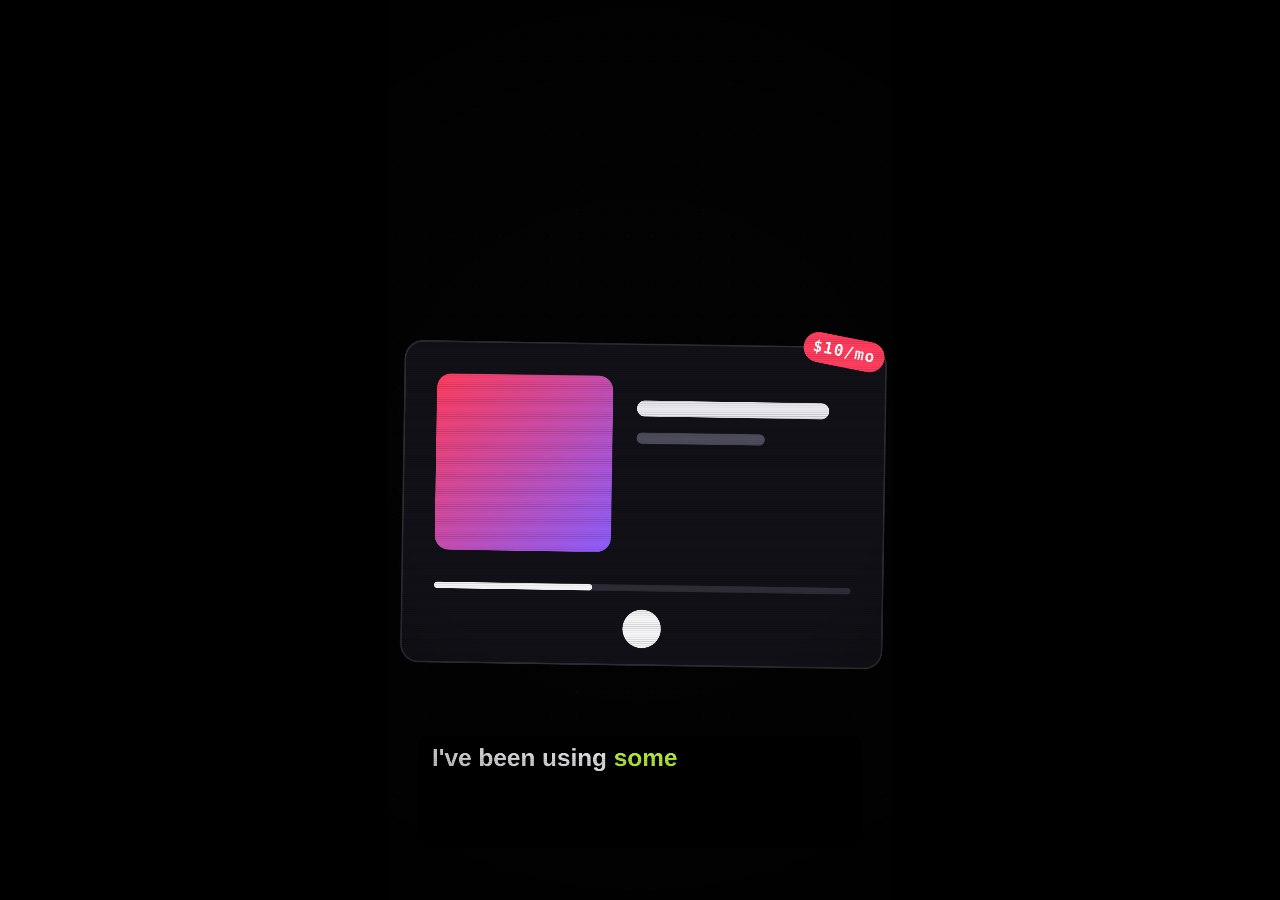
<file: promo/reel/scene.html>
<!doctype html>
<html>
<head>
<meta charset="utf-8">
<title>Clone Mode EP01</title>
<style>
  html, body { margin: 0; background: #000; }
  canvas { display: block; margin: 0 auto; height: 100vh; aspect-ratio: 9 / 16; }
</style>
</head>
<body>
<canvas id="c" width="1080" height="1920"></canvas>
<script src="timeline.js"></script>
<script src="vo_timing.js"></script>
<script>
// Every frame is a pure function of t (seconds): renderFrame(t) draws it.
// Open this file in a browser to preview (?t=12 freezes on a frame,
// ?captions=0 hides the burned-in captions).
const cv = document.getElementById('c'), ctx = cv.getContext('2d');
const W = 1080, H = 1920, CX = W / 2, CY = H / 2;
const params = new URLSearchParams(location.search);
const SHOW_CAPTIONS = params.get('captions') !== '0';
const BEAT = 60 / TL.bpm;

const C = {
  fg: '#F4F4F6', dim: '#7A7A86', faint: '#2A2A33', panel: '#0B0B10', line: '#1D1D26',
  acc: '#C6FF3D', acc2: '#8B5CFF', red: '#FF3B5C', cyan: '#3DE8FF', amber: '#FFB547', green: '#3DDC84',
};
const SANS = '"Inter Display", "Inter", sans-serif';
const MONO = '"JetBrains Mono", "DejaVu Sans Mono", monospace';

// ---------- math ----------
const clamp = (x, a = 0, b = 1) => x < a ? a : x > b ? b : x;
const lerp = (a, b, k) => a + (b - a) * k;
const p = (t, a, b) => clamp((t - a) / (b - a));
const eOutExpo = x => x >= 1 ? 1 : 1 - Math.pow(2, -10 * x);
const eOutCubic = x => 1 - Math.pow(1 - x, 3);
const eInOut = x => x < .5 ? 4 * x * x * x : 1 - Math.pow(-2 * x + 2, 3) / 2;
const eOutBack = x => { const c1 = 1.70158, c3 = c1 + 1; return 1 + c3 * Math.pow(x - 1, 3) + c1 * Math.pow(x - 1, 2); };
const hash = n => { const s = Math.sin(n * 127.1 + 311.7) * 43758.5453; return s - Math.floor(s); };
const noise = x => { const i = Math.floor(x), f = x - i, u = f * f * (3 - 2 * f); return lerp(hash(i), hash(i + 1), u); };
// visible between a and b with fade-in fi and fade-out fo
const win = (t, a, b, fi = .2, fo = .2) => Math.min(p(t, a, a + fi), 1 - p(t, b - fo, b));
const frameSeed = t => Math.floor(t * 30);

function kickEnv(t) {
  for (const [a, b] of TL.kickSections) if (t >= a && t < b) return Math.exp(-((t - a) % BEAT) * 9);
  return 0;
}
function impactEnv(t) {
  let v = 0;
  for (const [it, s] of TL.impacts) if (t >= it) v = Math.max(v, s * Math.exp(-(t - it) * 6));
  return v;
}
function glitchAmt(t) {
  let v = 0;
  for (const tt of TL.transitions) { const d = Math.abs(t - tt); if (d < .12) v = Math.max(v, 1 - d / .12); }
  return v;
}

// ---------- drawing helpers ----------
function rr(x, y, w, h, r) { ctx.beginPath(); ctx.roundRect(x, y, w, h, r); }
function setFont(size, weight = 800, fam = SANS, ls = 0) {
  ctx.font = `${weight} ${size}px ${fam}`; ctx.letterSpacing = ls + 'px';
}
function tw(s, size, weight = 800, fam = SANS, ls = 0) {
  ctx.save(); setFont(size, weight, fam, ls); const w = ctx.measureText(s).width; ctx.restore(); return w;
}
function txt(s, x, y, o = {}) {
  let { size = 60, weight = 800, fam = SANS, color = C.fg, align = 'center', base = 'middle',
        alpha = 1, ls = 0, glow = 0, glowColor = null, maxW = 0, stroke = 0 } = o;
  if (maxW) { const w = tw(s, size, weight, fam, ls); if (w > maxW) size *= maxW / w; }
  ctx.save();
  ctx.globalAlpha *= alpha;
  setFont(size, weight, fam, ls);
  ctx.textAlign = align; ctx.textBaseline = base;
  if (glow) { ctx.shadowColor = glowColor || color; ctx.shadowBlur = glow; }
  if (stroke) { ctx.lineWidth = stroke; ctx.strokeStyle = color; ctx.strokeText(s, x, y); }
  else { ctx.fillStyle = color; ctx.fillText(s, x, y); }
  ctx.restore();
}
// Kinetic slam: scales down from big, shakes, RGB-splits on impact.
function slam(s, x, y, t, t0, o = {}) {
  const d = t - t0; if (d < 0) return;
  const k = eOutExpo(clamp(d / .22));
  const sc = lerp(o.from || 2.4, 1, k);
  const shake = Math.exp(-d * 10) * (o.shake ?? 20);
  const sx = (hash(frameSeed(t)) - .5) * shake, sy = (hash(frameSeed(t) + 9) - .5) * shake;
  ctx.save();
  ctx.translate(x + sx, y + sy); ctx.scale(sc, sc);
  ctx.globalAlpha *= clamp(d / .06) * (o.alpha ?? 1);
  const split = Math.exp(-d * 7) * 14;
  if (split > .6) {
    ctx.globalCompositeOperation = 'lighter';
    txt(s, -split, 0, { ...o, color: '#ff1f4f', alpha: .85, glow: 0 });
    txt(s, split, 0, { ...o, color: '#1fe3ff', alpha: .85, glow: 0 });
    ctx.globalCompositeOperation = 'source-over';
  }
  txt(s, 0, 0, { ...o, alpha: 1 });
  ctx.restore();
}
function glow(x, y, r, color, a) {
  const g = ctx.createRadialGradient(x, y, 0, x, y, r);
  g.addColorStop(0, color); g.addColorStop(1, 'rgba(0,0,0,0)');
  ctx.save(); ctx.globalAlpha *= a; ctx.fillStyle = g; ctx.fillRect(x - r, y - r, r * 2, r * 2); ctx.restore();
}
function bgDots(t, a = 1) {
  ctx.save(); ctx.fillStyle = `rgba(255,255,255,${.07 * a})`;
  const s = 54, oy = (t * 14) % s;
  for (let y = -s; y < H + s; y += s) for (let x = 27; x < W; x += s) ctx.fillRect(x - 1.5, y + oy - 1.5, 3, 3);
  ctx.restore();
}
function particles(t, a = 1, color = C.acc) {
  ctx.save(); ctx.fillStyle = color;
  for (let i = 0; i < 50; i++) {
    const sp = 30 + hash(i * 3) * 80;
    const x = hash(i) * W + Math.sin(t * .7 + i) * 20;
    const y = (hash(i * 7) * H - t * sp) % H; const yy = y < 0 ? y + H : y;
    ctx.globalAlpha = a * (.15 + .5 * hash(i * 11)) * (.6 + .4 * Math.sin(t * 3 + i));
    const r = 1 + hash(i * 5) * 2.5;
    ctx.fillRect(x, yy, r, r);
  }
  ctx.restore();
}
function chip(s, x, y, o = {}) {
  const { size = 26, bg = C.acc, color = '#000', align = 'center', alpha = 1, pad = 20, border = null } = o;
  const w = tw(s, size, 800, MONO, 2) + pad * 2, h = size * 1.9;
  const x0 = align === 'center' ? x - w / 2 : align === 'right' ? x - w : x;
  ctx.save(); ctx.globalAlpha *= alpha;
  rr(x0, y - h / 2, w, h, h / 2);
  if (bg) { ctx.fillStyle = bg; ctx.fill(); }
  if (border) { ctx.strokeStyle = border; ctx.lineWidth = 2.5; ctx.stroke(); }
  txt(s, x0 + w / 2, y + 1, { size, weight: 800, fam: MONO, color, ls: 2 });
  ctx.restore();
  return w;
}
function windowFrame(x, y, w, h, title, o = {}) {
  ctx.save();
  ctx.shadowColor = o.shadow || 'rgba(0,0,0,.9)'; ctx.shadowBlur = 70;
  rr(x, y, w, h, 26); ctx.fillStyle = o.bg || '#0A0A0E'; ctx.fill();
  ctx.restore();
  rr(x, y, w, h, 26); ctx.strokeStyle = o.border || '#262630'; ctx.lineWidth = 2.5; ctx.stroke();
  [C.red, C.amber, C.green].forEach((c, i) => { ctx.beginPath(); ctx.arc(x + 40 + i * 32, y + 38, 9, 0, 7); ctx.fillStyle = c; ctx.fill(); });
  if (title) txt(title, x + w / 2, y + 39, { size: 24, weight: 500, fam: MONO, color: C.dim });
  ctx.fillStyle = '#1A1A22'; ctx.fillRect(x, y + 76, w, 2);
}
function caret(x, y, h, t, color = C.acc) {
  if (Math.floor(t * 3.2) % 2 === 0) { ctx.fillStyle = color; ctx.fillRect(x + 4, y - h / 2, 4, h); }
}
// wrap words into lines; returns [{w, x, line}] relative to a left edge
function layoutWords(words, size, weight, fam, maxW, ls = 0) {
  ctx.save(); setFont(size, weight, fam, ls);
  const space = ctx.measureText(' ').width; const out = []; let x = 0, line = 0;
  for (const w of words) {
    const ww = ctx.measureText(w).width;
    if (x > 0 && x + ww > maxW) { x = 0; line++; }
    out.push({ w, x, line, ww }); x += ww + space;
  }
  ctx.restore();
  return out;
}

// ---------- mock app UIs (generic, drawn in a 600x400 box) ----------
function mockBase(bg = '#101016') { rr(0, 0, 600, 400, 22); ctx.fillStyle = bg; ctx.fill(); ctx.strokeStyle = '#2a2a35'; ctx.lineWidth = 2; ctx.stroke(); }
function bars(x, y, w, h, c = '#2a2a35') { rr(x, y, w, h, h / 2); ctx.fillStyle = c; ctx.fill(); }
function mockVoice(t) {
  mockBase();
  for (let i = 0; i < 5; i++) bars(50, 50 + i * 34, [470, 420, 500, 300, 380][i], 14);
  rr(110, 260, 380, 84, 42); ctx.fillStyle = '#000'; ctx.fill(); ctx.strokeStyle = C.acc; ctx.lineWidth = 3; ctx.stroke();
  ctx.beginPath(); ctx.arc(160, 302, 22, 0, 7); ctx.fillStyle = C.acc; ctx.fill();
  for (let i = 0; i < 22; i++) {
    const h = 8 + 40 * noise(i * .6 + t * 8) * Math.sin((i / 21) * Math.PI);
    ctx.fillStyle = C.acc; ctx.fillRect(205 + i * 12, 302 - h / 2, 6, h);
  }
}
function mockLauncher(t) {
  mockBase('#14141b');
  rr(30, 26, 540, 64, 16); ctx.fillStyle = '#1d1d26'; ctx.fill();
  ctx.beginPath(); ctx.arc(66, 58, 12, 0, 7); ctx.strokeStyle = C.dim; ctx.lineWidth = 3; ctx.stroke();
  txt('Search for apps and commands…', 96, 59, { size: 22, weight: 500, align: 'left', color: C.dim });
  const rows = ['Clipboard History', 'Window Management', 'Calculator', 'Snippets', 'AI Chat'];
  const cols = [C.red, C.cyan, C.amber, C.acc2, C.acc];
  const sel = Math.floor(t * 4) % 5;
  rows.forEach((r, i) => {
    const y = 116 + i * 54;
    if (i === sel) { rr(24, y - 4, 552, 50, 12); ctx.fillStyle = '#262632'; ctx.fill(); }
    rr(44, y + 6, 30, 30, 8); ctx.fillStyle = cols[i]; ctx.fill();
    txt(r, 92, y + 22, { size: 22, weight: 600, align: 'left' });
    txt('⏎', 556, y + 22, { size: 20, weight: 500, align: 'right', color: C.dim });
  });
}
function mockWorkspace(t) {
  mockBase('#f6f5f2');
  ctx.fillStyle = '#ebe9e4'; ctx.fillRect(0, 0, 150, 400);
  rr(0, 0, 600, 400, 22); ctx.strokeStyle = '#2a2a35'; ctx.lineWidth = 2; ctx.stroke();
  for (let i = 0; i < 7; i++) bars(20, 34 + i * 40, [90, 70, 100, 60, 84, 72, 96][i], 12, '#cfccc4');
  txt('Product Roadmap', 180, 60, { size: 34, weight: 800, align: 'left', color: '#1b1b1f' });
  for (let i = 0; i < 4; i++) {
    const y = 110 + i * 46;
    rr(180, y, 22, 22, 5); ctx.strokeStyle = '#8a877f'; ctx.lineWidth = 2; ctx.stroke();
    if (i < 2) { ctx.fillStyle = '#2f80ed'; ctx.fill(); }
    bars(218, y + 5, [260, 200, 300, 230][i], 12, '#d6d3cc');
  }
  for (let r = 0; r < 3; r++) for (let c = 0; c < 3; c++) {
    ctx.strokeStyle = '#d6d3cc'; ctx.strokeRect(180 + c * 130, 300 + r * 30, 130, 30);
  }
}
function mockChat(t) {
  mockBase();
  const msgs = [[0, 300], [1, 360], [0, 220], [1, 280]];
  msgs.forEach(([me, w], i) => {
    const y = 40 + i * 84, x = me ? 560 - w : 40;
    rr(x, y, w, 60, 22); ctx.fillStyle = me ? C.acc2 : '#22222c'; ctx.fill();
    bars(x + 20, y + 24, w - 60, 12, me ? 'rgba(255,255,255,.5)' : '#3a3a48');
  });
}
function mockMusic(t) {
  mockBase('#0e0e14');
  const g = ctx.createLinearGradient(40, 40, 260, 260);
  g.addColorStop(0, C.red); g.addColorStop(1, C.acc2);
  rr(40, 40, 220, 220, 18); ctx.fillStyle = g; ctx.fill();
  bars(290, 70, 240, 20, '#e8e8ee'); bars(290, 110, 160, 14, '#4a4a58');
  bars(40, 300, 520, 8, '#2a2a35'); bars(40, 300, 520 * ((t * .3) % 1), 8, C.fg);
  ctx.beginPath(); ctx.arc(300, 355, 24, 0, 7); ctx.fillStyle = C.fg; ctx.fill();
}
function mockMail(t) {
  mockBase();
  for (let i = 0; i < 6; i++) {
    const y = 30 + i * 60;
    ctx.beginPath(); ctx.arc(60, y + 22, 18, 0, 7); ctx.fillStyle = [C.cyan, C.amber, C.acc2, C.red, C.acc, C.green][i]; ctx.fill();
    bars(96, y + 8, 140, 13, '#d8d8e0'); bars(96, y + 30, 400 - (i % 3) * 60, 11, '#33333f');
  }
}
const MOCKS = [mockVoice, mockLauncher, mockWorkspace, mockChat, mockMusic, mockMail];
function drawMock(m, x, y, w, h, t, blur = 0) {
  ctx.save(); ctx.translate(x, y); ctx.scale(w / 600, h / 400);
  if (blur) ctx.filter = `blur(${blur}px)`;
  m(t); ctx.restore();
}

// ---------- scene 1: hook (0-5) ----------
function sHook(t) {
  bgDots(t, .4);
  if (t < .9) {
    txt('>', CX - 34, CY, { size: 72, fam: MONO, weight: 700, color: C.acc, align: 'right' });
    if (Math.floor(t / .25) % 2 === 0) { ctx.fillStyle = C.acc; ctx.fillRect(CX - 14, CY - 38, 36, 76); }
    return;
  }
  if (t < 2.4) {
    const step = t < 1.9 ? .125 : .0625;
    const i = t < 1.9 ? Math.floor((t - .9) / step) : 8 + Math.floor((t - 1.9) / step);
    const lt = t - (t < 1.9 ? .9 + i * step : 1.9 + (i - 8) * step);
    const m = MOCKS[(i * 5) % MOCKS.length];
    const s = .9 + hash(i) * .3, w = 900 * s, h = w * 2 / 3;
    ctx.save();
    ctx.translate(CX + (hash(i + 3) - .5) * 120, CY + (hash(i + 7) - .5) * 260);
    ctx.rotate((hash(i + 1) - .5) * .12);
    drawMock(m, -w / 2, -h / 2, w, h, t);
    const price = ['$12/mo', '$15/mo', '$10/mo', '$8/mo', '$20/mo', '$99/yr'][i % 6];
    ctx.save(); ctx.translate(w / 2 - 90, -h / 2 + 10); ctx.rotate(.18);
    chip(price, 0, 0, { size: 34, bg: C.red, color: '#fff' }); ctx.restore();
    ctx.restore();
    ctx.fillStyle = `rgba(255,255,255,${.35 * Math.exp(-lt * 30)})`; ctx.fillRect(0, 0, W, H);
    return;
  }
  glow(CX, CY, 700, C.acc2, .25);
  const up = eOutExpo(p(t, 3.5, 3.8));
  slam('WHY USE IT?', CX, lerp(CY, 700, up), t, 2.4, { size: 150, weight: 900, maxW: 960, alpha: lerp(1, .35, up) });
  slam('WHEN I CAN', CX, 900, t, 3.6, { size: 120, weight: 900, maxW: 960 });
  slam('BUILD IT.', CX, 1070, t, 3.85, { size: 210, weight: 900, maxW: 980, color: C.acc, glow: 50 });
}

// ---------- scene 2: the challenge (5-12) ----------
function stamp(s, x, y, t, t0, rot) {
  const d = t - t0; if (d < 0) return;
  const k = eOutExpo(clamp(d / .16));
  ctx.save(); ctx.translate(x, y); ctx.rotate(rot * Math.PI / 180); ctx.scale(lerp(3, 1, k), lerp(3, 1, k));
  ctx.globalAlpha *= clamp(d / .05);
  const w = tw(s, 70, 900, SANS, 8) + 56;
  ctx.shadowColor = C.acc; ctx.shadowBlur = 24 + 60 * Math.exp(-d * 5);
  rr(-w / 2, -54, w, 108, 14); ctx.lineWidth = 9; ctx.strokeStyle = C.acc; ctx.stroke();
  ctx.shadowBlur = 0; ctx.fillStyle = 'rgba(0,0,0,.72)'; ctx.fill();
  txt(s, 4, 4, { size: 70, weight: 900, color: C.acc, ls: 8 });
  ctx.restore();
}
function sChallenge(t) {
  bgDots(t, .8); particles(t, .6); glow(CX, 900, 800, C.acc2, .22);
  const cards = [
    { m: mockVoice, label: 'VOICE TYPING', sub: 'wispr flow-style', x: 330, y: 560, r: -7, d: 0 },
    { m: mockLauncher, label: 'LAUNCHER', sub: 'raycast-style', x: 750, y: 930, r: 6, d: .25 },
    { m: mockWorkspace, label: 'WORKSPACE', sub: 'notion-style', x: 340, y: 1300, r: -4, d: .5 },
  ];
  const gather = eInOut(p(t, 9.1, 9.7));
  cards.forEach((c, i) => {
    const k = eOutExpo(p(t, 5 + c.d, 6 + c.d));
    const bob = Math.sin(t * 1.6 + i * 2) * 14 * (1 - gather);
    let x = c.x, y = c.y + bob + (1 - k) * 1500, r = c.r + (1 - k) * 30, s = 1;
    x = lerp(x, 200 + i * 340, gather); y = lerp(y, 520, gather); s = lerp(1, .52, gather); r = lerp(r, 0, gather);
    const yaw = Math.sin(t * .9 + i * 1.7) * .22 * (1 - gather);
    ctx.save();
    ctx.translate(x, y); ctx.rotate(r * Math.PI / 180);
    ctx.transform(Math.cos(yaw), Math.sin(yaw) * .15, 0, 1, 0, 0); ctx.scale(s, s);
    ctx.shadowColor = 'rgba(139,92,255,.45)'; ctx.shadowBlur = 80;
    drawMock(c.m, -270, -180, 540, 360, t);
    ctx.shadowBlur = 0;
    chip(c.label, -270, -186, { size: 28, align: 'left' });
    chip(c.sub, -270, 210, { size: 22, align: 'left', bg: '#16161d', color: C.dim, border: '#2a2a35' });
    stamp('REBUILD', 40, 20, t, 6.5 + i, -12);
    ctx.restore();
  });
  if (t >= 9.4) {
    txt('// the plan', CX, 790, { size: 30, fam: MONO, weight: 600, color: C.dim, alpha: p(t, 9.4, 9.7) });
    slam('POPULAR APPS', CX, 900, t, 9.6, { size: 120, weight: 900, maxW: 960 });
    const a = eOutExpo(p(t, 10.1, 10.5));
    if (a > 0) {
      ctx.save(); ctx.strokeStyle = C.acc; ctx.lineWidth = 8; ctx.lineCap = 'round';
      ctx.beginPath(); ctx.moveTo(CX, 990); ctx.lineTo(CX, 990 + 110 * a); ctx.stroke();
      ctx.beginPath(); ctx.moveTo(CX - 30, 1070 + 30 * a); ctx.lineTo(CX, 1100 * 1 + 0 * a); ctx.lineTo(CX + 30, 1070 + 30 * a);
      ctx.globalAlpha = a; ctx.stroke(); ctx.restore();
    }
    slam('MY OWN VERSIONS', CX, 1210, t, 10.6, { size: 120, weight: 900, maxW: 980, color: C.acc, glow: 40 });
  }
}

// ---------- scene 3: target Wispr Flow (12-22) ----------
const TYPED3 = 'Build me a voice-to-text app that types wherever my cursor is.';
// Echofy's push-to-talk hotkey. down: 0 (up) .. 1 (held).
function keycap(x, y, w, h, label, down) {
  const d = down * 12;
  if (down > 0) glow(x + w / 2, y + h / 2, w * 1.1, C.acc, .45 * down);
  rr(x, y + 14, w, h, 26); ctx.fillStyle = '#060608'; ctx.fill();
  rr(x, y + d, w, h, 26); ctx.fillStyle = down > .5 ? '#182008' : '#191920'; ctx.fill();
  ctx.strokeStyle = down > 0 ? C.acc : '#3a3a46'; ctx.lineWidth = 4; ctx.stroke();
  rr(x + 14, y + d + 12, w - 28, h - 34, 18); ctx.strokeStyle = 'rgba(255,255,255,.07)'; ctx.lineWidth = 2; ctx.stroke();
  txt(label, x + w / 2, y + d + h / 2 - 6, { size: h * .2, fam: MONO, weight: 800, color: down > 0 ? C.acc : C.fg, ls: 2 });
}
const keyDown = (t, a, b) => clamp((t - a) / .08) * (1 - clamp((t - b) / .08));
function waveform(t, amp, y, n, x0, step, bw, maxH, flat = 0, col = C.acc) {
  for (let i = 0; i < n; i++) {
    const env = Math.sin((i + .5) / n * Math.PI);
    const h = lerp(6 + amp * maxH * env * (.3 + .7 * noise(i * .45 + t * 9)), 4, flat);
    ctx.fillStyle = i % 2 ? col : C.fg; ctx.globalAlpha = .9;
    rr(x0 + i * step, y - h / 2, bw, h, bw / 2); ctx.fill();
  }
  ctx.globalAlpha = 1;
}
// Keystroke-injected text: appears a few characters at a time, like keyboard.write().
function typedText(s, t, t0, dur, x, y, size, maxW, lh) {
  const n = Math.floor(clamp((t - t0) / dur) * s.length);
  const lay = layoutWords(s.slice(0, n).split(' '), size, 700, SANS, maxW);
  lay.forEach(L => txt(L.w, x + L.x, y + L.line * lh, { size, weight: 700, align: 'left' }));
  const last = lay[lay.length - 1];
  if (t >= t0) caret(last ? x + last.x + last.ww : x, y + (last ? last.line * lh : 0), size * 1.1, t, C.fg);
}
function sTarget(t) {
  bgDots(t, .6);
  if (t < 13.6) {
    glow(CX, 860, 650, C.red, .18);
    const k = eOutExpo(p(t, 12, 12.5)), sz = lerp(900, 520, k);
    ctx.save(); ctx.strokeStyle = C.red; ctx.lineWidth = 6; const L = 70;
    for (const [sx, sy] of [[-1, -1], [1, -1], [-1, 1], [1, 1]]) {
      const x = CX + sx * sz / 2, y = 860 + sy * sz / 2;
      ctx.beginPath(); ctx.moveTo(x, y - sy * L); ctx.lineTo(x, y); ctx.lineTo(x - sx * L, y); ctx.stroke();
    }
    ctx.globalAlpha = .4; ctx.lineWidth = 2;
    ctx.beginPath(); ctx.moveTo(CX, 860 - sz / 2 - 60); ctx.lineTo(CX, 860 - sz / 2 + 40);
    ctx.moveTo(CX, 860 + sz / 2 - 40); ctx.lineTo(CX, 860 + sz / 2 + 60); ctx.stroke();
    ctx.restore();
    txt('TARGET 01', CX, 690, { size: 36, fam: MONO, weight: 800, color: C.red, ls: 14, alpha: p(t, 12.1, 12.2) });
    slam('WISPR FLOW', CX, 860, t, 12.0, { size: 170, weight: 900, maxW: 980 });
    txt('push-to-talk · local whisper · types anywhere', CX, 990, { size: 30, fam: MONO, weight: 500, color: C.dim, alpha: p(t, 12.4, 12.7), maxW: 960 });
    if (t > 12.6 && Math.floor(t * 6) % 2 === 0) chip('● LOCKED', CX, 1180, { size: 26, bg: null, color: C.red, border: C.red });
    return;
  }
  const speak = win(t, 14.3, 18.2, .2, .3);
  const amp = speak * (.3 + .7 * noise(t * 7)) * (.55 + .45 * noise(t * 23 + 4));
  const state = t < 14.2 ? 0 : t < 18.2 ? 1 : t < 19.0 ? 2 : 3;
  const stCol = [C.dim, C.acc, C.acc2, C.acc][state];
  keycap(CX - 200, 400, 400, 220, 'RIGHT CTRL', keyDown(t, 14.1, 18.2));
  const dots = '.'.repeat(1 + Math.floor(t * 3) % 3);
  const label = ['HOLD TO TALK', '● REC  LISTENING' + dots, 'TRANSCRIBING LOCALLY' + dots, '✓ TYPED, NO CLOUD'][state];
  txt(label, CX, 700, { size: 32, fam: MONO, weight: 700, color: stCol, ls: 6 });
  waveform(t, amp, 840, 48, 84, 19, 10, 240, eInOut(p(t, 18.2, 18.8)), stCol === C.dim ? C.acc : stCol);
  // console + the app the text gets typed into
  const bx = 70, by = 950, bw = 940, bh = 380;
  rr(bx, by, bw, bh, 26); ctx.fillStyle = C.panel; ctx.fill();
  ctx.strokeStyle = state === 3 ? C.acc : '#262630'; ctx.lineWidth = 2.5; ctx.stroke();
  txt('> python main.py', bx + 36, by + 44, { size: 24, fam: MONO, weight: 600, align: 'left', color: C.dim });
  chip('base.en · cpu · int8', bx + bw - 30, by + 44, { size: 20, align: 'right', bg: '#16161d', color: C.dim, border: '#2a2a35' });
  const log = [];
  if (t >= 14.2) log.push(['[rec] listening...', C.dim]);
  if (t >= 18.25) log.push(['[rec] transcribing 4.0s...', '#B79CFF']);
  log.forEach(([s, c], i) => txt(s, bx + 36, by + 100 + i * 40, { size: 26, fam: MONO, weight: 500, color: c, align: 'left' }));
  ctx.fillStyle = '#1D1D26'; ctx.fillRect(bx + 2, by + 190, bw - 4, 2);
  txt('notepad', bx + 36, by + 220, { size: 20, fam: MONO, weight: 600, color: '#4a4a56', align: 'left' });
  typedText(TYPED3, t, 19.0, 1.0, bx + 36, by + 270, 44, bw - 80, 60);
  ['PUSH-TO-TALK', '100% LOCAL', 'TYPES ANYWHERE'].forEach((s, i) => {
    const k = p(t, 20 + i * .3, 20.35 + i * .3); if (k <= 0) return;
    ctx.save(); ctx.translate(205 + i * 335, 1430); ctx.scale(eOutBack(k), eOutBack(k));
    chip('✓ ' + s, 0, 0, { size: 25 }); ctx.restore();
  });
}

// ---------- scene 4: vibe coding montage (22-34) ----------
// Excerpt of Echofy's main.py (Transcriber).
const CODE = `class Transcriber:
    """Wraps faster-whisper. Loads once, on first use."""

    def load(self):
        from faster_whisper import WhisperModel
        self._model = WhisperModel(
            self.cfg["model"],         # base.en
            device=self.cfg["device"],  # cpu
            compute_type=self.cfg["compute_type"],
        )

    def transcribe(self, audio_f32):
        self.load()
        segments, _ = self._model.transcribe(
            audio_f32,
            language=self.cfg["language"] or None,
            beam_size=5,
            vad_filter=True,  # drop silence
        )
        return "".join(s.text for s in segments).strip()`.split('\n');
const KW = /^(class|def|import|from|as|return|if|or|for|in|True|False|None|self)$/;
function tokenize(line) {
  const out = []; const re = /(#.*|"[^"]*"|\w+|\s+|.)/g; let m;
  while ((m = re.exec(line))) {
    const s = m[0]; let c = '#D6D6E0';
    if (s[0] === '#') c = '#6E6E7A';
    else if (s[0] === '"') c = C.acc;
    else if (KW.test(s)) c = '#B79CFF';
    else if (/^\w+$/.test(s) && line[m.index + s.length] === '(') c = C.cyan;
    else if (/^[A-Z]/.test(s)) c = C.amber;
    else if (/^[{}()[\];,.=>]+$/.test(s)) c = '#8A8A98';
    out.push([s, c]);
  }
  return out;
}
const CODE_TOK = CODE.map(tokenize);
const ERRORS = ['No matching distribution found for ctranslate2', "OSError: PortAudio library not found",
  "ModuleNotFoundError: No module named 'keyboard'", '[rec] too short, ignored.', '[audio] input overflow',
  "'python' is not recognized as an internal command", 'PermissionError: [WinError 5] Access is denied',
  '[rec] still transcribing previous clip; skipped.', 'hotkey does nothing in elevated window',
  "UnicodeEncodeError: 'charmap' codec can't encode", 'Failed to import faster-whisper', '[error] transcription failed'];

function bubble(text, x, y, maxW, me, t0, t, size = 36, chars = 1e9) {
  const shown = text.slice(0, chars);
  const lay = layoutWords(shown.split(' '), size, 600, SANS, maxW - 60);
  const lines = (lay.length ? lay[lay.length - 1].line : 0) + 1;
  const wMax = Math.max(...lay.map(L => L.x + L.ww), 40) + 60;
  const bw = lines > 1 ? maxW : wMax, bh = lines * size * 1.35 + 44;
  const bx = me ? x + maxW - bw : x;
  rr(bx, y, bw, bh, 28); ctx.fillStyle = me ? C.acc2 : '#1B1B24'; ctx.fill();
  lay.forEach(L => txt(L.w, bx + 30 + L.x, y + 22 + size * .68 + L.line * size * 1.35, { size, weight: 600, align: 'left' }));
  return bh;
}
function segPrompt(lt, t) {
  windowFrame(60, 360, 960, 1080, 'ai-chat — echofy');
  const msg = 'build a push-to-talk dictation tool for windows. hold right ctrl, transcribe locally with whisper, type into any app. no cloud.';
  const chars = Math.floor(clamp(lt / .9) * msg.length);
  const bh = bubble(msg, 200, 480, 780, true, 0, t, 38, chars);
  if (lt > 1.0) {
    const y = 480 + bh + 40;
    bubble('On it — scaffolding 4 files.', 100, y, 780, false, 0, t, 38);
    ['main.py', 'config.py', 'requirements.txt', 'run.bat'].forEach((f, i) => {
      if (lt < 1.2 + i * .15) return;
      txt('✓', 130, y + 150 + i * 56, { size: 32, fam: MONO, weight: 800, color: C.acc, align: 'left' });
      txt(f, 180, y + 150 + i * 56, { size: 32, fam: MONO, weight: 500, align: 'left' });
    });
  }
  rr(100, 1330, 880, 76, 38); ctx.fillStyle = '#15151c'; ctx.fill(); ctx.strokeStyle = '#2a2a35'; ctx.lineWidth = 2; ctx.stroke();
  txt('Ask anything…', 140, 1369, { size: 28, weight: 500, align: 'left', color: C.dim });
}
function segCode(lt, t) {
  windowFrame(60, 360, 960, 1080, 'main.py');
  let budget = Math.floor(lt * 600);
  let lastX = 0, lastY = 0;
  CODE_TOK.forEach((toks, li) => {
    if (budget <= 0) return;
    const y = 480 + li * 42;
    txt(String(li + 35).padStart(2, ' '), 90, y, { size: 24, fam: MONO, weight: 400, color: '#44444f', align: 'left' });
    let x = 150;
    for (const [s, c] of toks) {
      if (budget <= 0) break;
      const part = s.slice(0, budget); budget -= s.length;
      txt(part, x, y, { size: 25, fam: MONO, weight: 500, color: c, align: 'left' });
      x += tw(part, 25, 500, MONO);
    }
    budget -= 1; lastX = x; lastY = y;
  });
  ctx.fillStyle = C.acc; ctx.fillRect(lastX + 2, lastY - 16, 14, 32);
  const sh = (t * 1.5) % 1;
  const g = ctx.createLinearGradient(100 + sh * 900 - 200, 0, 100 + sh * 900 + 200, 0);
  g.addColorStop(0, C.dim); g.addColorStop(.5, '#fff'); g.addColorStop(1, C.dim);
  setFont(26, 700, MONO, 2); ctx.fillStyle = g; ctx.textAlign = 'left'; ctx.textBaseline = 'middle';
  ctx.fillText('✦ AI generating…', 100, 1400);
}
function terminal(lines, title, t) {
  windowFrame(60, 360, 960, 1080, title);
  lines.forEach(([s, c, w], i) => txt(s, 100, 480 + i * 56, { size: 30, fam: MONO, weight: w || 500, color: c || C.fg, align: 'left', maxW: 880 }));
}
function segInstall(lt, t) {
  const k = clamp((lt - .3) / .7), n = 24, f = Math.floor(k * n);
  const L = [['C:\\echofy> run.bat', C.fg, 700], ['[setup] Creating virtual environment with: python', C.dim]];
  if (lt > .25) L.push(['[setup] Installing dependencies (first run only)...', C.dim]);
  if (lt > .3) L.push(['[' + '█'.repeat(f) + '░'.repeat(n - f) + '] ' + Math.floor(k * 100) + '%', C.acc]);
  terminal(L, 'cmd — echofy', t);
}
function segPip(lt, t) {
  const pkgs = ['faster-whisper>=1.0.3', 'sounddevice>=0.4.6', 'numpy>=1.24', 'keyboard>=0.13.5', 'pystray>=0.19.5', 'ctranslate2<5,>=4.0'];
  const L = [['C:\\echofy> run.bat', C.fg, 700], ['[setup] Installing dependencies (first run only)...', C.dim]];
  pkgs.forEach((s, i) => { if (lt >= i * .13) L.push(['Collecting ' + s, i === pkgs.length - 1 ? C.amber : C.fg]); });
  if (lt > .8) L.push([['⠋', '⠙', '⠹', '⠸', '⠼', '⠴'][Math.floor(t * 20) % 6] + ' looking for a wheel...', C.dim]);
  terminal(L, 'cmd — echofy', t);
}
function segBug(lt, t) {
  glow(CX, 900, 900, C.red, .25 + .1 * Math.sin(t * 30));
  windowFrame(60, 360, 960, 1080, 'cmd — echofy', { border: C.red, shadow: 'rgba(255,59,92,.4)' });
  [['✗ ERROR: Could not find a version that', C.red, 800], ['  satisfies the requirement ctranslate2', C.red, 800], ['  (no wheels for Python 3.13 yet)', C.red, 800],
   ['[setup] Something went wrong during setup.', C.dim], ['        See the messages above.', C.dim]]
    .forEach(([s, c, w], i) => txt(s, 100, 480 + i * 52, { size: 30, fam: MONO, weight: w || 500, color: c, align: 'left', maxW: 880 }));
  const n = Math.floor(clamp((lt - .6) / 1.2) * 22);
  for (let i = 0; i < n; i++) {
    const x = 70 + hash(i * 3.1) * 340, y = 760 + hash(i * 1.7) * 640, d = lt - .6 - i * 1.2 / 22;
    const s = eOutBack(clamp(d / .12));
    ctx.save(); ctx.translate(x + 300, y); ctx.rotate((hash(i) - .5) * .14); ctx.scale(s, s);
    rr(-300, -38, 600, 76, 14); ctx.fillStyle = '#2a0710'; ctx.fill(); ctx.strokeStyle = C.red; ctx.lineWidth = 2.5; ctx.stroke();
    txt('✗ ' + ERRORS[i % ERRORS.length], -276, 1, { size: 22, fam: MONO, weight: 700, color: '#FF8FA3', align: 'left', maxW: 550 });
    ctx.restore();
  }
  if (lt > 1.3) slam('×23', CX, 1100, t, 29.3, { size: 300, weight: 900, color: C.red, glow: 60 });
}
function segFix(lt, t) {
  windowFrame(60, 360, 960, 1080, 'ai-chat — echofy');
  bubble('fix it.', 600, 480, 380, true, 0, t, 40);
  txt('run.bat', 90, 615, { size: 24, fam: MONO, weight: 600, color: C.dim, align: 'left' });
  const diff = [['- set "PY=python"', C.red, 'rgba(255,59,92,.14)'],
    ['+ set "PY=py -3.12"', C.acc, 'rgba(198,255,61,.12)'],
    ['+ %PY% --version >nul 2>&1 || set "PY=py -3.11"', C.acc, 'rgba(198,255,61,.12)'],
    ['+ %PY% --version >nul 2>&1 || set "PY=python"', C.acc, 'rgba(198,255,61,.12)']];
  diff.forEach(([s, c, bg], i) => {
    if (lt < .15 + i * .1) return;
    ctx.fillStyle = bg; ctx.fillRect(62, 640 + i * 60, 956, 56);
    txt(s, 90, 668 + i * 60, { size: 28, fam: MONO, weight: 600, color: c, align: 'left', maxW: 900 });
  });
  if (lt > .55) slam('✓ 23 BUGS SQUASHED', CX, 1100, t, 30.55, { size: 70, weight: 900, color: C.acc, maxW: 880, from: 1.6, shake: 8 });
}
function segRun(lt, t) {
  if (t >= 33.75) return;
  const zoom = 1 + eInOut(p(t, 33.2, 33.75)) * 1.4;
  ctx.save(); ctx.translate(CX, 816); ctx.scale(zoom, zoom); ctx.translate(-CX, -816);
  const cmd = 'C:\\echofy> run.bat';
  const L = [[cmd.slice(0, Math.floor(clamp((t - 31.05) / .35) * cmd.length)), C.fg, 700]];
  if (t >= 31.5) L.push(['='.repeat(44), '#44444f'], ['  Echofy - local voice dictation', C.fg, 800], ['  Hold [right ctrl] to dictate, release to type.', C.dim]);
  if (t >= 32.0) L.push(["[model] Loading Whisper 'base.en' (cpu/int8)...", C.dim]);
  if (t >= 32.5) L.push(['[model] Ready in 1.8s.', C.green, 700]);
  terminal(L, 'cmd — echofy', t);
  if (t >= 33.0) slam('✓ Hold Right Ctrl to dictate', 100, 816, t, 33.0, { size: 40, fam: MONO, weight: 800, color: C.acc, glow: 30, align: 'left', from: 1.3, shake: 6, maxW: 880 });
  ctx.restore();
}
const SEGS = [[22, 24, segPrompt], [24, 26, segCode], [26, 27, segInstall], [27, 28, segPip], [28, 30, segBug], [30, 31, segFix], [31, 34, segRun]];
function hudStat(label, value, x, color = C.fg) {
  txt(label, x, 250, { size: 20, fam: MONO, weight: 600, color: C.dim, ls: 4 });
  txt(value, x, 294, { size: 40, fam: MONO, weight: 800, color });
}
function sMontage(t) {
  if (t >= 33.75) return;
  bgDots(t, .5);
  const seg = SEGS.find(s => t >= s[0] && t < s[1]);
  const lt = t - seg[0];
  const whip = 1 - eOutExpo(clamp(lt / .18));
  ctx.save(); ctx.translate(whip * 700 * (SEGS.indexOf(seg) % 2 ? -1 : 1), 0);
  if (whip > .02) { ctx.globalAlpha = .35; seg[2](lt, t); ctx.translate(-whip * 220, 0); ctx.globalAlpha = 1; }
  seg[2](lt, t);
  ctx.restore();
  const prompts = t < 22.4 ? 0 : Math.floor(lerp(1, 14, p(t, 22.4, 33.5)));
  const mins = Math.floor(lerp(0, 6 * 60 + 42, p(t, 22, 33.6)));
  const time = String(Math.floor(mins / 60)).padStart(2, '0') + ':' + String(mins % 60).padStart(2, '0');
  const bugs = t < 28 ? 0 : t < 28.6 ? 1 : t < 29.3 ? Math.floor(lerp(1, 23, p(t, 28.6, 29.3))) : t < 30.5 ? 23 : 0;
  hudStat('PROMPTS', String(prompts).padStart(2, '0'), 220, '#B79CFF');
  hudStat('HOURS IN', time, CX, C.fg);
  hudStat('BUGS', String(bugs).padStart(2, '0'), 860, t >= 30.5 ? C.acc : bugs ? C.red : C.fg);
}

// ---------- scene 5: the reveal (34-47) ----------
const DEMO = 'Hey team, quick update. The launch moves to Friday because the tests are still failing.';
function callout(label, ax, ay, lx, ly, t, t0) {
  const d = t - t0; if (d < 0) return;
  const k = eOutExpo(clamp(d / .4));
  ctx.save();
  ctx.beginPath(); ctx.arc(ax, ay, 10 + 6 * Math.sin(t * 8), 0, 7); ctx.fillStyle = C.acc; ctx.fill();
  ctx.beginPath(); ctx.arc(ax, ay, 22 + 10 * ((t * 1.5) % 1), 0, 7); ctx.strokeStyle = C.acc; ctx.globalAlpha = 1 - (t * 1.5) % 1; ctx.lineWidth = 2; ctx.stroke(); ctx.globalAlpha = 1;
  ctx.strokeStyle = C.acc; ctx.lineWidth = 3; ctx.beginPath(); ctx.moveTo(ax, ay);
  const mx = ax, my = ly; // elbow: vertical then horizontal
  const l1 = Math.abs(my - ay), l2 = Math.abs(lx - mx), tot = l1 + l2, dist = tot * k;
  if (dist <= l1) ctx.lineTo(ax, ay + Math.sign(my - ay) * dist);
  else { ctx.lineTo(mx, my); ctx.lineTo(mx + Math.sign(lx - mx) * (dist - l1), my); }
  ctx.stroke();
  if (k > .6) {
    const a = p(k, .6, 1), ls = lerp(30, 3, eOutCubic(clamp(d / .7)));
    const w = tw(label, 30, 800, MONO, ls) + 48;
    const x0 = lx > mx ? lx : lx - w;
    ctx.globalAlpha = a;
    rr(x0, ly - 32, w, 64, 12); ctx.fillStyle = '#000'; ctx.fill(); ctx.strokeStyle = C.acc; ctx.lineWidth = 3; ctx.stroke();
    txt(label, x0 + w / 2, ly + 2, { size: 30, fam: MONO, weight: 800, color: C.acc, ls });
  }
  ctx.restore();
}
function sReveal(t) {
  if (t < 35) {
    bgDots(t, 1); particles(t, 1);
    ctx.save(); ctx.translate(CX, CY);
    for (let i = 0; i < 40; i++) {
      const a = hash(i) * Math.PI * 2, r0 = 200 + ((t - 34) * 1600 + hash(i * 3) * 600) % 900;
      ctx.strokeStyle = i % 3 ? 'rgba(198,255,61,.5)' : 'rgba(255,255,255,.4)'; ctx.lineWidth = 3;
      ctx.beginPath(); ctx.moveTo(Math.cos(a) * r0, Math.sin(a) * r0); ctx.lineTo(Math.cos(a) * (r0 + 120), Math.sin(a) * (r0 + 120)); ctx.stroke();
    }
    ctx.restore();
    slam('IT ACTUALLY', CX, 840, t, 34.0, { size: 130, weight: 900, maxW: 960 });
    slam('WORKS.', CX, 1020, t, 34.12, { size: 260, weight: 900, maxW: 980, color: C.acc, glow: 60 });
    return;
  }
  bgDots(t, .7); glow(CX, 800, 900, C.acc2, .2);
  const dz = 1 + p(t, 35, 47) * .05;
  ctx.save(); ctx.translate(CX, CY); ctx.scale(dz, dz); ctx.translate(-CX, -CY);
  const ti = eOutCubic(p(t, 35, 35.8));
  txt(TL.appName, CX, 250, { size: 100, weight: 900, ls: lerp(60, 12, ti), alpha: ti });
  txt('v0.1 · local Whisper · Windows', CX, 322, { size: 26, fam: MONO, weight: 500, color: C.dim, alpha: p(t, 35.4, 35.8) });
  // the app being dictated into
  const wy = lerp(1600, 390, eOutExpo(p(t, 35, 35.6)));
  windowFrame(70, wy, 940, 740, 'New message');
  [['To', 'team'], ['Subject', 'launch update']].forEach(([k, v], i) => {
    txt(k, 110, wy + 130 + i * 70, { size: 30, weight: 600, color: C.dim, align: 'left' });
    txt(v, 250, wy + 130 + i * 70, { size: 30, weight: 600, align: 'left' });
    ctx.fillStyle = C.line; ctx.fillRect(100, wy + 165 + i * 70, 880, 2);
  });
  if (t < 39.9) txt('Hold Right Ctrl and talk…', 110, wy + 320, { size: 40, weight: 500, color: '#3a3a46', align: 'left' });
  else typedText(DEMO, t, 39.9, 1.3, 110, wy + 320, 46, 840, 66);
  if (t > 44.2) {
    const k = eOutBack(p(t, 44.2, 44.5));
    ctx.save(); ctx.translate(900, wy + 2); ctx.rotate(.06); ctx.scale(k, k);
    chip('✓ WORKS OVER RDP', 0, 0, { size: 24 }); ctx.restore();
  }
  // push-to-talk key + Echofy's console
  const pin = eOutBack(p(t, 35.3, 35.7));
  ctx.save(); ctx.translate(CX, 1330); ctx.scale(pin, pin); ctx.translate(-CX, -1330);
  keycap(90, 1245, 290, 165, 'RIGHT CTRL', keyDown(t, 35.8, 39.4));
  for (const [bt, hz] of [[35.8, '880 Hz'], [39.4, '440 Hz']]) {
    const d = t - bt; if (d < 0 || d > .8) continue;
    txt('♪ beep ' + hz, 235, 1225 - d * 60, { size: 22, fam: MONO, weight: 700, color: C.acc, alpha: 1 - d / .8 });
  }
  windowFrame(420, 1230, 590, 200, 'python main.py');
  const log = [['ready.', C.dim]];
  if (t >= 35.8) log.push(['[rec] listening...', C.dim]);
  if (t >= 39.4) log.push(['[rec] transcribing 3.6s...', '#B79CFF']);
  if (t >= 39.9) log.push(["[rec] 'Hey team, quick update…' (0.8s)", C.acc]);
  log.slice(-2).forEach(([s, c], i) => txt(s, 450, 1345 + i * 42, { size: 22, fam: MONO, weight: 600, color: c, align: 'left', maxW: 530 }));
  if (t >= 35.8 && t < 39.4) waveform(t, .35 + .65 * noise(t * 8), 1268, 10, 872, 12, 6, 34, 0, C.acc);
  ctx.restore();
  ctx.restore();
  callout('PUSH-TO-TALK ✓', 235, 1410, 300, 1500, t, 41.6);
  callout('LOCAL WHISPER ✓', 715, 1230, 650, 1185, t, 42.3);
  callout('TYPES ANYWHERE ✓', 900, 720, 880, 520, t, 43.0);
}

// ---------- scene 6: series teaser + CTA (47-60) ----------
function sTeaser(t) {
  bgDots(t, .7); particles(t, .5);
  if (t < 53.5) {
    const k = eInOut(p(t, 47, 48.8));
    const z = lerp(3.4, 1, k), fx = lerp(210, CX, k), fy = lerp(530, CY, k);
    const out = eInOut(p(t, 53.0, 53.5));
    ctx.save(); ctx.globalAlpha = 1 - out;
    ctx.translate(CX, CY); ctx.scale(z, z); ctx.translate(-fx, -fy);
    for (let j = 0; j < 2; j++) for (let i = 0; i < 3; i++) {
      const n = j * 3 + i, cx = 210 + i * 330, cy = 530 + j * 430, x = cx - 150, y = cy - 200;
      const ap = n === 0 ? 1 : eOutBack(p(t, 47.8 + n * .15, 48.2 + n * .15)); if (ap <= 0) continue;
      ctx.save(); ctx.translate(cx, cy); ctx.scale(ap, ap); ctx.translate(-cx, -cy);
      rr(x, y, 300, 400, 22); ctx.fillStyle = '#0B0B10'; ctx.fill();
      if (n === 0) {
        ctx.shadowColor = C.acc; ctx.shadowBlur = 40 + 30 * kickEnv(t);
        ctx.strokeStyle = C.acc; ctx.lineWidth = 4; ctx.stroke(); ctx.shadowBlur = 0;
        drawMock(mockVoice, x + 18, y + 70, 264, 176, t);
        txt('EP 01', x + 24, y + 40, { size: 22, fam: MONO, weight: 700, color: C.acc, align: 'left' });
        txt(TL.appName, cx, y + 300, { size: 40, weight: 900, maxW: 260 });
        chip('✓ BUILT', cx, y + 355, { size: 22 });
      } else if (n < 3) {
        ctx.save(); rr(x, y, 300, 400, 22); ctx.clip();
        drawMock([mockLauncher, mockWorkspace][n - 1], x + 18, y + 70, 264, 176, t, 9);
        ctx.restore();
        ctx.strokeStyle = '#33333f'; ctx.lineWidth = 2.5; rr(x, y, 300, 400, 22); ctx.stroke();
        txt('EP 0' + (n + 1), x + 24, y + 40, { size: 22, fam: MONO, weight: 700, color: C.dim, align: 'left' });
        txt('?', cx, cy + 10, { size: 200, weight: 900, glow: 30, glowColor: C.acc2 });
        txt('███████', cx, y + 340, { size: 26, fam: MONO, color: '#2c2c36' });
      } else {
        ctx.setLineDash([12, 10]); ctx.strokeStyle = '#2c2c36'; ctx.lineWidth = 2.5; rr(x, y, 300, 400, 22); ctx.stroke(); ctx.setLineDash([]);
        txt('EP 0' + (n + 1), x + 24, y + 40, { size: 22, fam: MONO, weight: 700, color: '#44444f', align: 'left' });
        txt('?', cx, cy, { size: 120, weight: 900, color: '#2c2c36' });
      }
      ctx.restore();
    }
    ctx.restore();
    ctx.save(); ctx.globalAlpha = 1 - out;
    slam('ONE APP.', CX, 1250, t, 49.0, { size: 110, weight: 900, maxW: 960 });
    slam('ONE CHALLENGE.', CX, 1365, t, 49.5, { size: 110, weight: 900, maxW: 960 });
    slam('UNLIMITED VIBES.', CX, 1500, t, 51.0, { size: 140, weight: 900, maxW: 980, color: C.acc, glow: 50 });
    ctx.restore();
    return;
  }
  // end card
  glow(CX, 820, 800, C.acc2, .3);
  const k = p(t, 53.5, 53.9);
  slam(TL.series.split(' ')[0], CX, 700, t, 53.5, { size: 250, weight: 900, maxW: 980 });
  slam(TL.series.split(' ')[1] || '', CX, 920, t, 53.65, { size: 250, weight: 900, maxW: 980, color: C.acc, stroke: 6, glow: 30 });
  txt(`${TL.episode} — ${TL.episodeTitle}`, CX, 1070, { size: 30, fam: MONO, weight: 600, color: C.dim, ls: 3, alpha: p(t, 54, 54.4), maxW: 940 });
  txt(TL.handle, CX, 1170, { size: 56, weight: 800, alpha: p(t, 54.3, 54.7) });
  const ck = eOutBack(p(t, 54.8, 55.2));
  if (ck > 0) {
    const pulse = 1 + kickEnv(t) * .035;
    ctx.save(); ctx.translate(CX, 1330); ctx.scale(ck * pulse, ck * pulse);
    const label = 'FOLLOW FOR THE NEXT BUILD', w = tw(label, 40, 900, SANS, 1) + 160;
    ctx.shadowColor = C.acc; ctx.shadowBlur = 40;
    rr(-w / 2, -50, w, 100, 50); ctx.fillStyle = C.acc; ctx.fill(); ctx.shadowBlur = 0;
    txt(label, -30, 2, { size: 40, weight: 900, color: '#000', ls: 1 });
    const nudge = 10 * kickEnv(t);
    txt('→', w / 2 - 62 + nudge, 0, { size: 50, weight: 900, color: '#000' });
    ctx.restore();
  }
}

// ---------- overlays ----------
function hud(t) {
  if (t < 5 || t >= 53.5 || (t >= 33.75 && t < 34)) return;
  const a = p(t, 5, 5.3);
  ctx.save(); ctx.globalAlpha = a;
  ctx.beginPath(); ctx.arc(76, 110, 9, 0, 7); ctx.fillStyle = C.acc; ctx.globalAlpha = a * (.5 + .5 * kickEnv(t) + .3); ctx.fill();
  ctx.globalAlpha = a;
  txt(TL.series, 98, 111, { size: 26, fam: MONO, weight: 800, align: 'left', ls: 5 });
  const s = Math.floor(t), tc = `${TL.episode} · 00:${String(s).padStart(2, '0')}`;
  txt(tc, W - 60, 111, { size: 24, fam: MONO, weight: 600, align: 'right', color: C.dim, ls: 2 });
  ctx.strokeStyle = 'rgba(255,255,255,.35)'; ctx.lineWidth = 3; const m = 36, L = 46;
  for (const [x, y, sx, sy] of [[m, m, 1, 1], [W - m, m, -1, 1], [m, H - m, 1, -1], [W - m, H - m, -1, -1]]) {
    ctx.beginPath(); ctx.moveTo(x, y + sy * L); ctx.lineTo(x, y); ctx.lineTo(x + sx * L, y); ctx.stroke();
  }
  ctx.restore();
}
function captions(t) {
  if (!SHOW_CAPTIONS) return;
  for (const c of TL.captions) {
    if (t < c.s || t > c.e + .15) continue;
    const words = c.text.split(' '), starts = wordStarts(c);
    const shown = starts.filter(s => s <= t).length;
    const alpha = 1 - p(t, c.e, c.e + .15);
    const lay = layoutWords(words, 52, 800, SANS, 900);
    const nLines = lay[lay.length - 1].line + 1;
    const lineW = []; lay.forEach(L => lineW[L.line] = L.x + L.ww);
    const lh = 70, y0 = 1690 - (nLines - 1) * lh / 2;
    ctx.save(); ctx.globalAlpha = alpha;
    const bw = Math.max(...lineW) + 60;
    rr(CX - bw / 2, y0 - 50, bw, nLines * lh + 30, 22); ctx.fillStyle = 'rgba(0,0,0,.62)'; ctx.fill();
    lay.forEach((L, i) => {
      if (i >= shown) return;
      const x = CX - lineW[L.line] / 2 + L.x, y = y0 + L.line * lh;
      const age = t - starts[i], pop = eOutBack(clamp(age / .14));
      const current = i === shown - 1 && t < starts[starts.length - 1] + .3;
      ctx.save(); ctx.translate(x + L.ww / 2, y); ctx.scale(lerp(.6, 1, pop), lerp(.6, 1, pop));
      txt(L.w, 0, 0, { size: 52, weight: 800, color: current ? C.acc : C.fg });
      ctx.restore();
    });
    ctx.restore();
  }
}
const buf = document.createElement('canvas'); buf.width = W; buf.height = H; const bctx = buf.getContext('2d');
const vig = document.createElement('canvas'); vig.width = W; vig.height = H;
(() => {
  const v = vig.getContext('2d'), g = v.createRadialGradient(CX, CY, H * .28, CX, CY, H * .72);
  g.addColorStop(0, 'rgba(0,0,0,0)'); g.addColorStop(1, 'rgba(0,0,0,.7)');
  v.fillStyle = g; v.fillRect(0, 0, W, H);
  v.fillStyle = 'rgba(0,0,0,.14)'; for (let y = 0; y < H; y += 4) v.fillRect(0, y, W, 1);
})();
function post(t) {
  const g = Math.min(1, glitchAmt(t) + impactEnv(t) * .3);
  if (g > .05) {
    bctx.clearRect(0, 0, W, H); bctx.drawImage(cv, 0, 0);
    const seed = frameSeed(t), n = 5 + Math.floor(g * 12);
    for (let i = 0; i < n; i++) {
      const y = hash(seed * 13 + i) * H, h = 8 + hash(seed * 7 + i) * 140 * g, dx = (hash(seed * 3 + i) - .5) * 180 * g;
      ctx.drawImage(buf, 0, y, W, h, dx, y, W, h);
    }
    ctx.save(); ctx.globalCompositeOperation = 'screen'; ctx.globalAlpha = .45 * g;
    ctx.filter = 'hue-rotate(90deg)'; ctx.drawImage(buf, 16 * g, 0); ctx.restore();
  }
  for (const [ft, s] of [[34, 1], [51, .6], [12, .4]]) if (t >= ft && t < ft + .6) {
    ctx.fillStyle = `rgba(255,255,255,${s * Math.exp(-(t - ft) * 9)})`; ctx.fillRect(0, 0, W, H);
  }
  ctx.drawImage(vig, 0, 0);
  const fade = Math.max(1 - p(t, 0, .25), p(t, 59.2, 60));
  if (fade > 0) { ctx.fillStyle = `rgba(0,0,0,${fade})`; ctx.fillRect(0, 0, W, H); }
}

const SCENES = { hook: sHook, challenge: sChallenge, target: sTarget, montage: sMontage, reveal: sReveal, teaser: sTeaser };
window.renderFrame = function (t) {
  ctx.setTransform(1, 0, 0, 1, 0, 0);
  ctx.globalAlpha = 1; ctx.globalCompositeOperation = 'source-over'; ctx.filter = 'none';
  ctx.fillStyle = '#000'; ctx.fillRect(0, 0, W, H);
  const z = 1 + kickEnv(t) * .012 + impactEnv(t) * .03, sh = impactEnv(t) * 16;
  ctx.save();
  ctx.translate(CX + (hash(frameSeed(t)) - .5) * sh, CY + (hash(frameSeed(t) + 5) - .5) * sh);
  ctx.scale(z, z); ctx.translate(-CX, -CY);
  const sc = TL.scenes.find(s => t >= s.start && t < s.end) || TL.scenes[TL.scenes.length - 1];
  SCENES[sc.name](t);
  ctx.restore();
  hud(t); captions(t); post(t);
};

if (!params.has('render')) {
  const fixed = params.get('t');
  if (fixed !== null) document.fonts.ready.then(() => renderFrame(parseFloat(fixed)));
  else { const t0 = performance.now(); const loop = () => { renderFrame(((performance.now() - t0) / 1000) % TL.duration); requestAnimationFrame(loop); }; requestAnimationFrame(loop); }
}
</script>
</body>
</html>
</file>
<file: carousel/fonts.css>
@font-face { font-family: 'Instrument Serif'; font-style: italic; font-weight: 400; src: url(fonts/InstrumentSerif-400i.ttf); }
@font-face { font-family: 'Instrument Serif'; font-style: normal; font-weight: 400; src: url(fonts/InstrumentSerif-400.ttf); }
@font-face { font-family: 'DM Serif Display'; font-style: italic; font-weight: 400; src: url(fonts/DMSerifDisplay-400i.ttf); }
@font-face { font-family: 'DM Serif Display'; font-style: normal; font-weight: 400; src: url(fonts/DMSerifDisplay-400.ttf); }
@font-face { font-family: 'Mr Dafoe'; font-style: normal; font-weight: 400; src: url(fonts/MrDafoe-400.ttf); }
@font-face { font-family: 'Pixelify Sans'; font-style: normal; font-weight: 400; src: url(fonts/PixelifySans-400.ttf); }
@font-face { font-family: 'Pixelify Sans'; font-style: normal; font-weight: 500; src: url(fonts/PixelifySans-500.ttf); }
@font-face { font-family: 'Pixelify Sans'; font-style: normal; font-weight: 600; src: url(fonts/PixelifySans-600.ttf); }
@font-face { font-family: 'Pixelify Sans'; font-style: normal; font-weight: 700; src: url(fonts/PixelifySans-700.ttf); }
@font-face { font-family: 'Space Mono'; font-style: normal; font-weight: 400; src: url(fonts/SpaceMono-400.ttf); }
@font-face { font-family: 'Space Mono'; font-style: normal; font-weight: 700; src: url(fonts/SpaceMono-700.ttf); }
@font-face { font-family: 'DM Sans'; font-style: normal; font-weight: 400; src: url(fonts/DMSans-400.ttf); }
@font-face { font-family: 'DM Sans'; font-style: normal; font-weight: 500; src: url(fonts/DMSans-500.ttf); }
@font-face { font-family: 'DM Sans'; font-style: normal; font-weight: 600; src: url(fonts/DMSans-600.ttf); }
@font-face { font-family: 'DM Sans'; font-style: normal; font-weight: 700; src: url(fonts/DMSans-700.ttf); }
@font-face { font-family: 'DM Sans'; font-style: normal; font-weight: 800; src: url(fonts/DMSans-800.ttf); }
</file>
